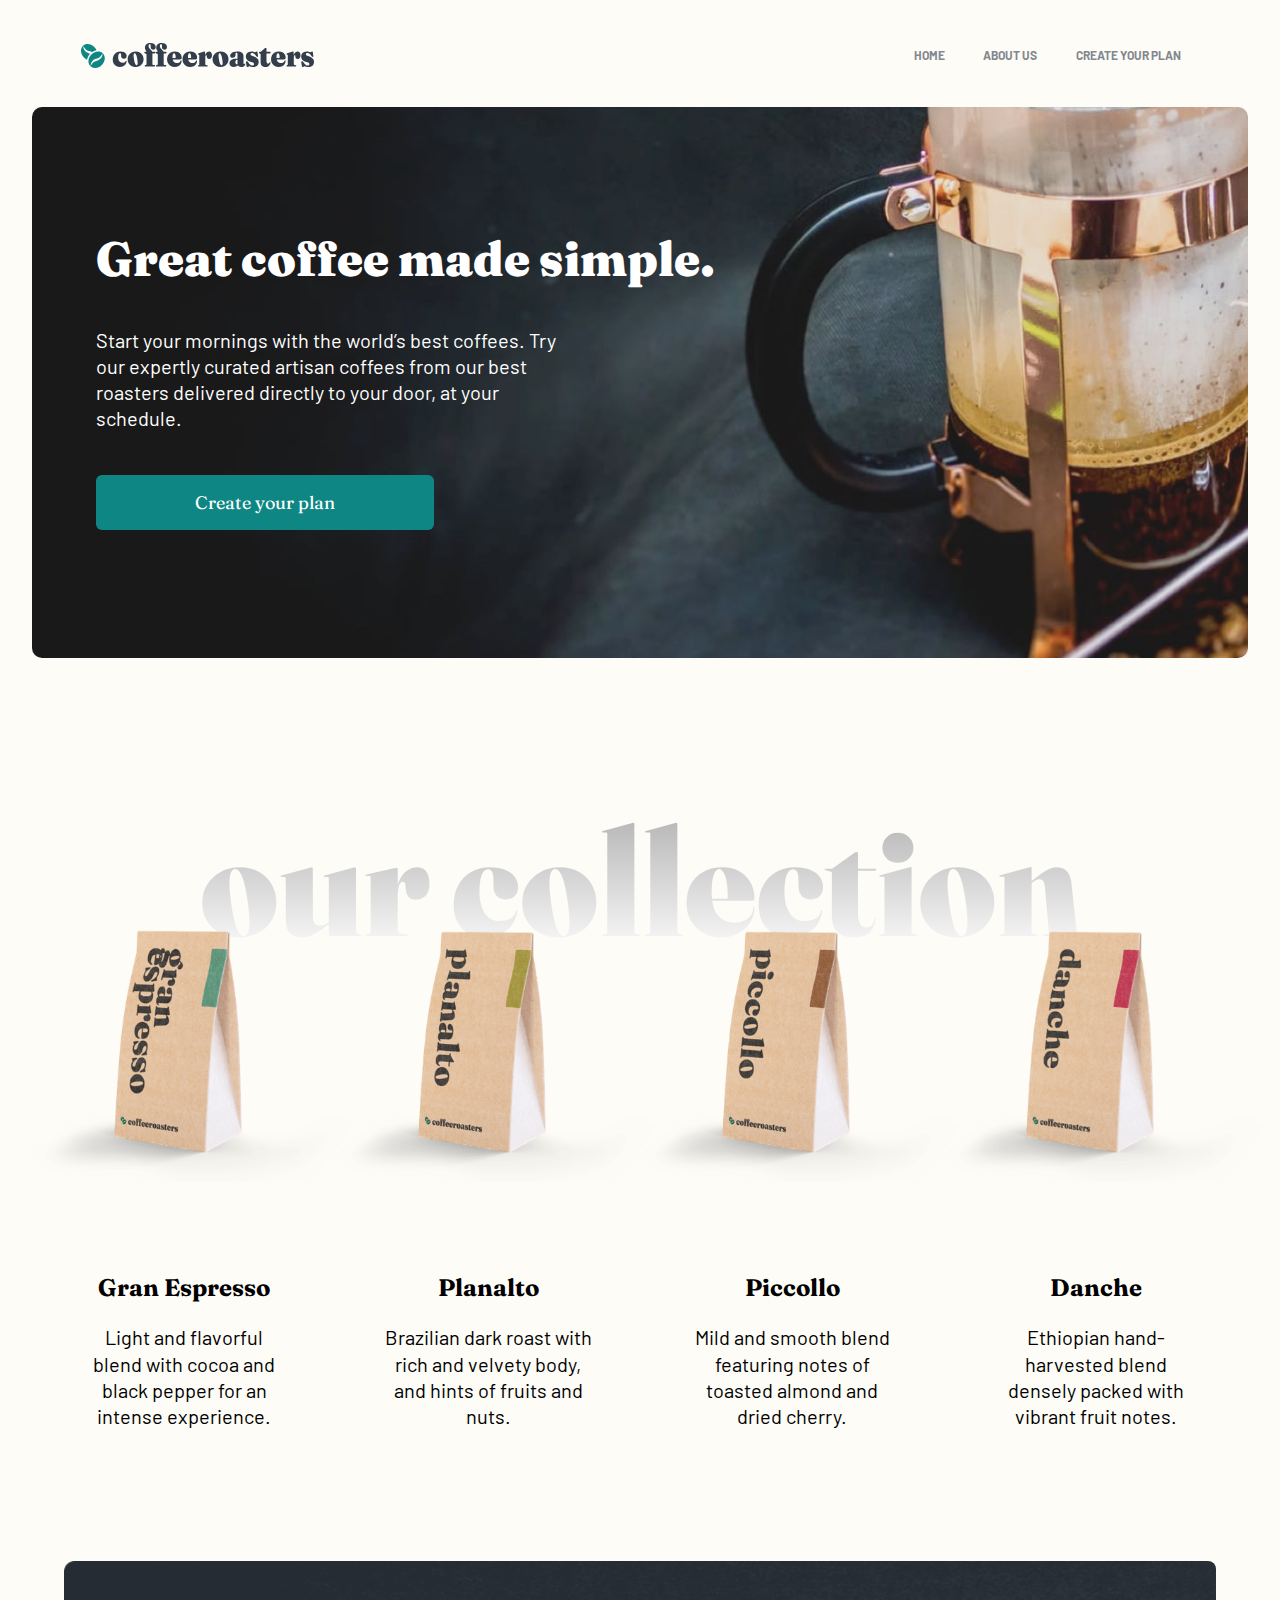
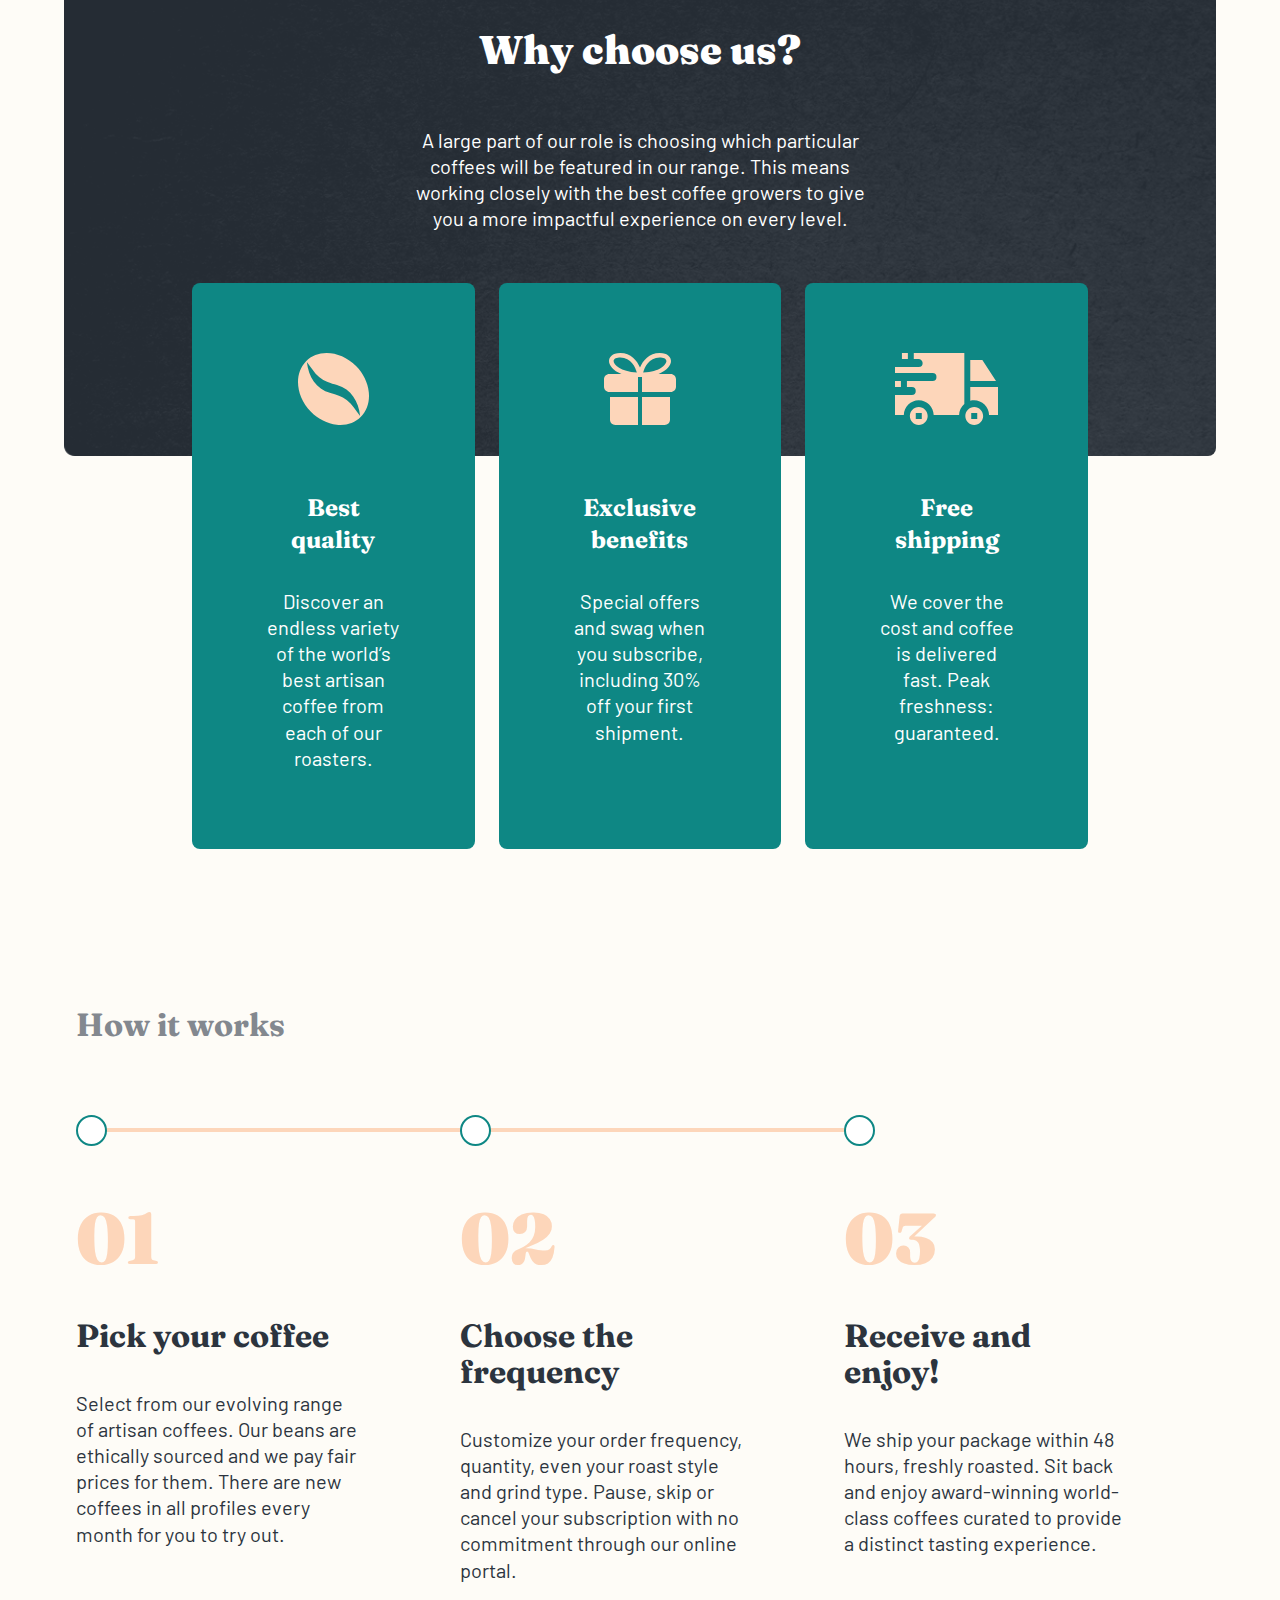
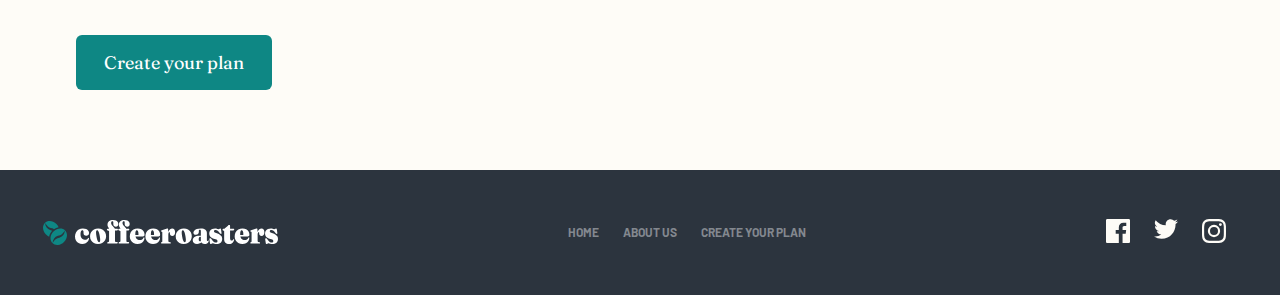
<file: index.html>
<!DOCTYPE html>
<html lang="en">
<head>
  <meta charset="UTF-8">
  <meta name="viewport" content="width=device-width, initial-scale=1.0">

  <link rel="icon" type="image/png" sizes="32x32" href="./assets/favicon-32x32.png">
  <link rel="preconnect" href="https://fonts.gstatic.com">
  <link href="https://fonts.googleapis.com/css2?family=Barlow&family=Fraunces&display=swap" rel="stylesheet">
  <link rel="stylesheet" href="/CSS/style.css">
  <link rel="stylesheet" href="https://cdnjs.cloudflare.com/ajax/libs/font-awesome/5.15.2/css/all.min.css" integrity="sha512-HK5fgLBL+xu6dm/Ii3z4xhlSUyZgTT9tuc/hSrtw6uzJOvgRr2a9jyxxT1ely+B+xFAmJKVSTbpM/CuL7qxO8w==" crossorigin="anonymous" />
  
  <title>Frontend Mentor | Coffeeroasters subscription site</title>
</head>
<body>

  <header>
    <nav role="navigation">
      <img src="/assets/shared/desktop/logo.svg" alt="A logo for Coffeeroasters - green beans with stylized words for Coffeeroasters" class="logo">
      <button class="hamburger" id="hamburger"><i class="fas fa-bars"></i></button>
      <ul class="nav-ul" id="nav-ul">
        <li><a href="/index.html">Home</a></li>
        <li><a href="/about.html">About us</a></li>
        <li><a href="/plan.html">Create your plan</a></li>
      </ul>
    </nav>
  </header>

  <section class="hero">
    <div class="heroContent">
      <div class="heroText">
        <h1>
          Great coffee made simple.
        </h1>
        <p>
          Start your mornings with the world’s best coffees. Try our expertly curated artisan coffees from our best roasters delivered directly to your door, at your schedule.
        </p>
      </div>
      <a class="mainButton heroButton">Create your plan</a>
    </div>
  </section>

  <section class="ourCollection">
    <h1 class="font-titleAltBig altTitleGradient">
      Our collection
    </h1>
    <div class="collectionItems_wrapper">
      <div class="collectionItem">
        <img src="/assets/home/desktop/image-gran-espresso.png" alt="">
        <div class="item-textWrap">
          <h4>
            Gran Espresso
          </h4>
          <p>
            Light and flavorful blend with cocoa and black pepper for an intense experience.
          </p>
        </div>
      </div>      
        <div class="collectionItem">
          <img src="/assets/home/desktop/image-planalto.png" alt="">
          <div class="item-textWrap">
            <h4>
              Planalto
            </h4>
            <p>
              Brazilian dark roast with rich and velvety body, and hints of fruits and nuts.
            </p>
          </div>
        </div>
        <div class="collectionItem">
          <img src="/assets/home/desktop/image-piccollo.png" alt="">
          <div class="item-textWrap">
            <h4>
              Piccollo
            </h4>
            <p>
              Mild and smooth blend featuring notes of toasted almond and dried cherry.
            </p>
          </div>
        </div>    
        <div class="collectionItem">
          <img src="/assets/home/desktop/image-danche.png" alt="">
          <div class="item-textWrap">
            <h4>
              Danche
            </h4>
            <p>
              Ethiopian hand-harvested blend densely packed with vibrant fruit notes.
            </p>
          </div>
        </div>
    </div>
  </section>

  <section class="whyUs">
    <div class="whyUsDetails_bg"></div>
      <div class="whyUsDetails">
        <h2>
          Why choose us?
        </h2>
        <p>
          A large part of our role is choosing which particular coffees will be featured
          in our range. This means working closely with the best coffee growers to give
          you a more impactful experience on every level.
        </p>
      </div>
      
  
    <div class="cardWrapper">
      <div class="cardItem">
        <img src="/assets/home/desktop/icon-coffee-bean.svg" alt="">
        <div class="cardItem-textWrap">
          <h4>
            Best quality
          </h4>
          <p>
            Discover an endless variety of the world’s best artisan coffee from each of our roasters.
          </p>
        </div>
      </div>
    
      <div class="cardItem">
        <img src="/assets/home/desktop/icon-gift.svg" alt="">
        <div class="cardItem-textWrap">
          <h4>
            Exclusive benefits
          </h4>
          <p>
            Special offers and swag when you subscribe, including 30% off your first shipment.
          </p>
        </div>
      </div>
    
      <div class="cardItem">
        <img class="truckImg" src="/assets/home/desktop/icon-truck.svg" alt="">
        <div class="cardItem-textWrap">
          <h4>
            Free shipping
          </h4>
          <p>
            We cover the cost and coffee is delivered fast. Peak freshness: guaranteed.
          </p>
        </div>
      </div>
    </div>
  </section>

  <section class="howItWorks">
    <h4>
      How it works
    </h4>
    
    <div class="howItWorksWrapper">
      <div class="howItWorksItem">
        <div class="accentLine --start"></div>
        <div class="accentCircle"></div>
          <h2>
            01
          </h2>
          <h3>
            Pick your coffee
          </h3>
          <p>
            Select from our evolving range of artisan coffees. Our beans are ethically 
            sourced and we pay fair prices for them. There are new coffees in all profiles 
            every month for you to try out.
          </p>
        </div>
      
        <div class="howItWorksItem">
          <div class="accentLine --middle"></div>
          <div class="accentCircle"></div>
          <h2>
            02
          </h2>
          <h3>
            Choose the frequency
          </h3>
          <p>
            Customize your order frequency, quantity, even your roast style and grind type. 
            Pause, skip or cancel your subscription with no commitment through our online portal.
          </p>
        </div>
      
        <div class="howItWorksItem">
          <div class="accentLine --end"></div>
          <div class="accentCircle"></div>
          <h2>
            03
          </h2>
          <h3>
            Receive and enjoy!
          </h3>
          <p>
            We ship your package within 48 hours, freshly roasted. Sit back and enjoy award-winning world-class coffees curated to provide a distinct tasting experience.
          </p>
        </div>
    </div>
    <a class="mainButton" href="/plan.html">Create your plan</a>
  </section>

  <footer>
    <div class="footerWrapper">
      <img class="footerLogo" src="/assets/shared/desktop/logo-white.svg" alt="A logo for Coffeeroasters - green beans with stylized words for Coffeeroasters" class="logo">
      <div>
        <ul  class="footerNavLinks">
          <li><a href="/index.html">Home</a></li>
          <li><a href="/about.html">About us</a></li>
          <li><a href="/plan.html">Create your plan</a></li>
        </ul>
      </div>
      <div>
        <ul class="socialLinks">
          <li>
            <a href="#"><svg xmlns="http://www.w3.org/2000/svg" width="24" height="24"><path d="M22.675 0H1.325C.593 0 0 .593 0 1.325v21.351C0 23.407.593 24 1.325 24H12.82v-9.294H9.692v-3.622h3.128V8.413c0-3.1 1.893-4.788 4.659-4.788 1.325 0 2.463.099 2.795.143v3.24l-1.918.001c-1.504 0-1.795.715-1.795 1.763v2.313h3.587l-.467 3.622h-3.12V24h6.116c.73 0 1.323-.593 1.323-1.325V1.325C24 .593 23.407 0 22.675 0z"/></svg>
            </a>
          </li>
          <li>
            <a href="#"><svg xmlns="http://www.w3.org/2000/svg" width="24" height="20"><path d="M24 2.557a9.83 9.83 0 01-2.828.775A4.932 4.932 0 0023.337.608a9.864 9.864 0 01-3.127 1.195A4.916 4.916 0 0016.616.248c-3.179 0-5.515 2.966-4.797 6.045A13.978 13.978 0 011.671 1.149a4.93 4.93 0 001.523 6.574 4.903 4.903 0 01-2.229-.616c-.054 2.281 1.581 4.415 3.949 4.89a4.935 4.935 0 01-2.224.084 4.928 4.928 0 004.6 3.419A9.9 9.9 0 010 17.54a13.94 13.94 0 007.548 2.212c9.142 0 14.307-7.721 13.995-14.646A10.025 10.025 0 0024 2.557z"/></svg>
            </a>
          </li>
          <li>
            <a href="#"><svg xmlns="http://www.w3.org/2000/svg" width="24" height="24"><path d="M12 2.163c3.204 0 3.584.012 4.85.07 3.252.148 4.771 1.691 4.919 4.919.058 1.265.069 1.645.069 4.849 0 3.205-.012 3.584-.069 4.849-.149 3.225-1.664 4.771-4.919 4.919-1.266.058-1.644.07-4.85.07-3.204 0-3.584-.012-4.849-.07-3.26-.149-4.771-1.699-4.919-4.92-.058-1.265-.07-1.644-.07-4.849 0-3.204.013-3.583.07-4.849.149-3.227 1.664-4.771 4.919-4.919 1.266-.057 1.645-.069 4.849-.069zM12 0C8.741 0 8.333.014 7.053.072 2.695.272.273 2.69.073 7.052.014 8.333 0 8.741 0 12c0 3.259.014 3.668.072 4.948.2 4.358 2.618 6.78 6.98 6.98C8.333 23.986 8.741 24 12 24c3.259 0 3.668-.014 4.948-.072 4.354-.2 6.782-2.618 6.979-6.98.059-1.28.073-1.689.073-4.948 0-3.259-.014-3.667-.072-4.947-.196-4.354-2.617-6.78-6.979-6.98C15.668.014 15.259 0 12 0zm0 5.838a6.162 6.162 0 100 12.324 6.162 6.162 0 000-12.324zM12 16a4 4 0 110-8 4 4 0 010 8zm6.406-11.845a1.44 1.44 0 100 2.881 1.44 1.44 0 000-2.881z"/></svg></a>
          </li>
        </ul>
      </div>
    </div>
  </footer>
  <script src="script.js"></script>
</body>
</html>
</file>
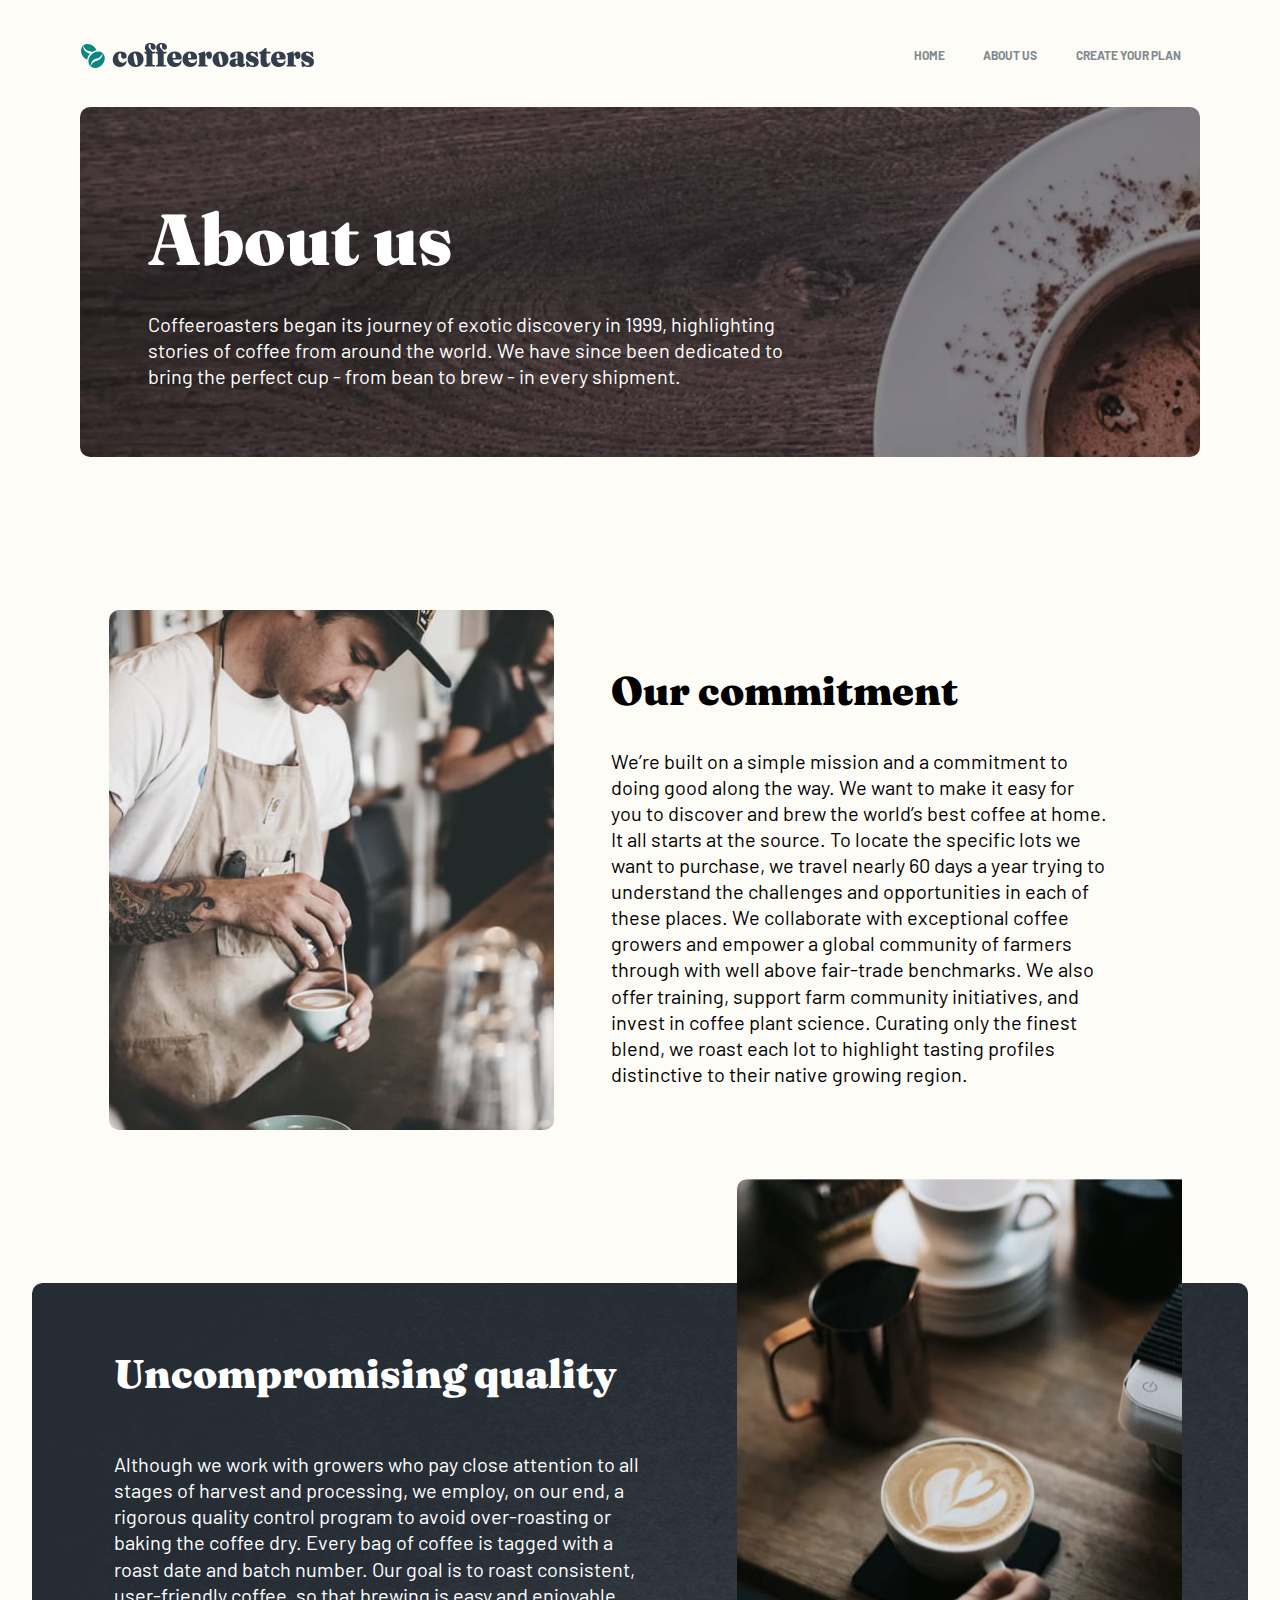
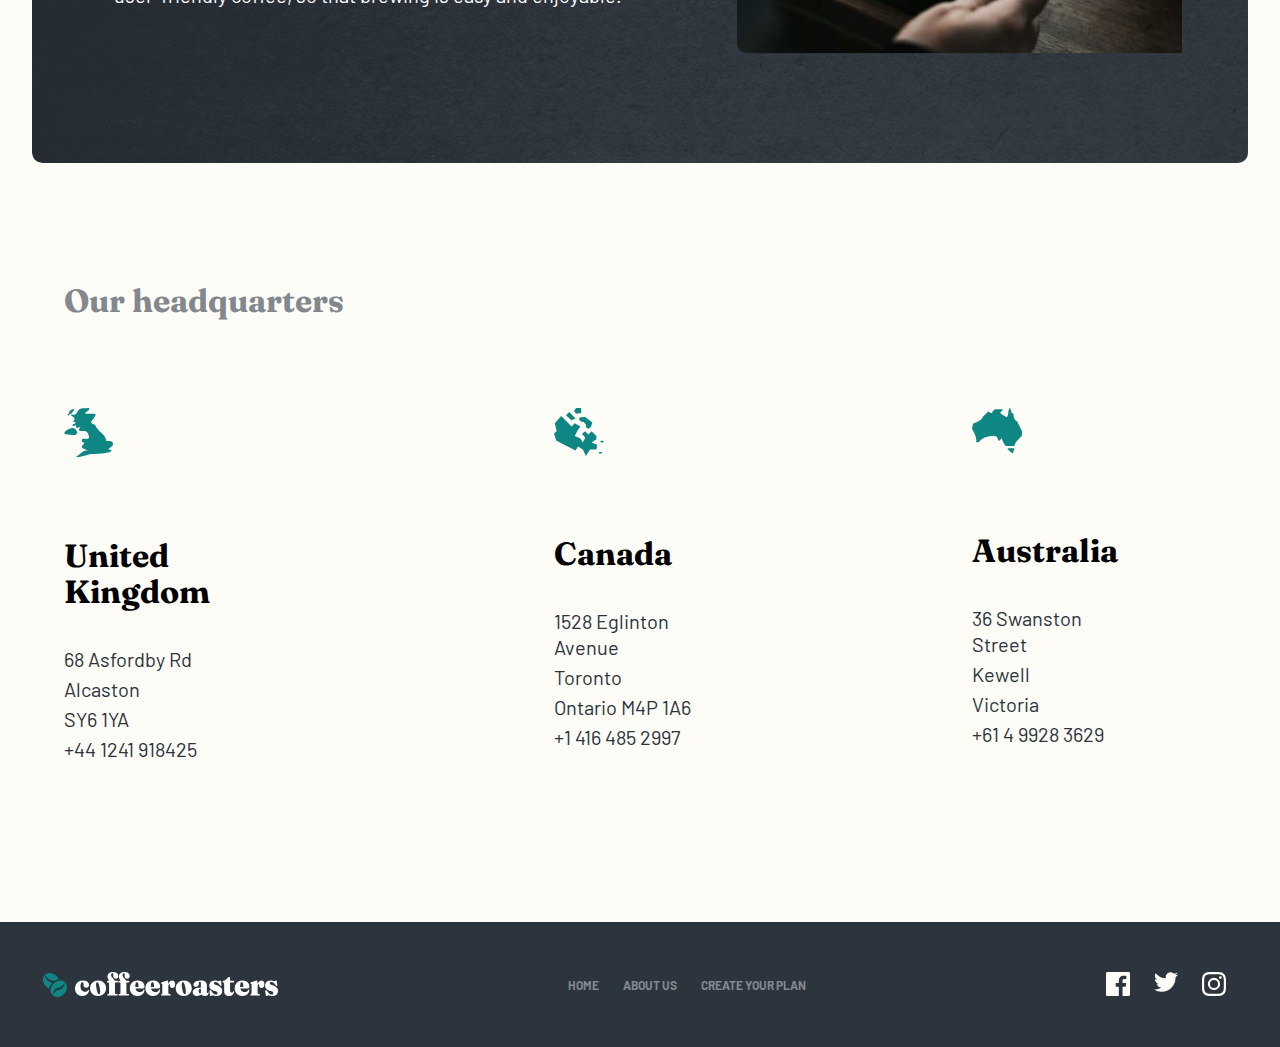
<file: about.html>
<!DOCTYPE html>
<html lang="en">

<head>
  <meta charset="UTF-8">
  <meta name="viewport" content="width=device-width, initial-scale=1.0">

  <link rel="icon" type="image/png" sizes="32x32" href="./assets/favicon-32x32.png">
  <link rel="preconnect" href="https://fonts.gstatic.com">
  <link href="https://fonts.googleapis.com/css2?family=Barlow&family=Fraunces&display=swap" rel="stylesheet">
  <link rel="stylesheet" href="/CSS/style.css">
  <link rel="stylesheet" href="https://cdnjs.cloudflare.com/ajax/libs/font-awesome/5.15.2/css/all.min.css" integrity="sha512-HK5fgLBL+xu6dm/Ii3z4xhlSUyZgTT9tuc/hSrtw6uzJOvgRr2a9jyxxT1ely+B+xFAmJKVSTbpM/CuL7qxO8w==" crossorigin="anonymous" />

  <title>Frontend Mentor | Coffeeroasters subscription site</title>
</head>

<body>
  <header>
    <nav role="navigation">
      <img src="/assets/shared/desktop/logo.svg" alt="A logo for Coffeeroasters - green beans with stylized words for Coffeeroasters" class="logo">
      <button class="hamburger" id="hamburger"><i class="fas fa-bars"></i></button>
      <ul class="nav-ul" id="nav-ul">
        <li><a href="/index.html">Home</a></li>
        <li><a href="/about.html">About us</a></li>
        <li><a href="/plan.html">Create your plan</a></li>
      </ul>
    </nav>
  </header>

  <section class="about_hero">
      <div class="about_heroText">
        <h1>
          About us
        </h1>
        <p>
          Coffeeroasters began its journey of exotic discovery in 1999, highlighting stories of coffee from around the world. We have since been dedicated to bring the perfect cup - from bean to brew - in every shipment.
        </p>
      </div>
  </section>
  
  
  <section class="commitment">
    <img class="desktopImg" src="/assets/about/desktop/image-commitment.jpg" alt="An image of a moustached man pouring steamed milk into a small coffee cup.">
    <img class="mobileImg" src="/assets/about/mobile/image-commitment.jpg" alt="An image of a moustached man pouring steamed milk into a small coffee cup.">
    <img class="tabletImg" src="/assets/about/tablet/image-commitment.jpg" alt="An image of a moustached man pouring steamed milk into a small coffee cup.">
    <div class="commitment_text">
      <h2>Our commitment</h2>
      <p>
        We’re built on a simple mission and a commitment to doing good along the way. We want to make it easy for you to discover and brew the world’s best coffee at home. It all starts at the source. To locate the specific lots we want to purchase, we travel nearly 60 days a year trying to understand the challenges and opportunities in each of these places. We collaborate with exceptional coffee growers and empower a global community of farmers through with well above fair-trade benchmarks. We also offer training, support farm community
        initiatives, and invest in coffee plant science. Curating only the finest blend, we roast each lot to highlight tasting profiles distinctive to their native growing region.
      </p>
    </div>
  </section>
  
  <section class="quality">
      <div class="quality_wrapper">
        <div class="quality_text">
          <h2>Uncompromising quality</h2>
          <p>Although we work with growers who pay close attention to all stages of harvest and processing, we employ, on our end, a rigorous quality control program to avoid over-roasting or baking the coffee dry. Every bag of coffee is tagged with a roast date and batch number. Our goal is to roast consistent, user-friendly coffee, so that brewing is easy and enjoyable.</p>
        </div>
        <img class="desktopImg" src="/assets/about/desktop/image-quality.jpg" alt="A moody image of a person holding a latte with a foam design on a wooden table with other coffee essentials.">
        <img class="tabletImg" src="/assets/about/tablet/image-quality.jpg" alt="A moody image of a person holding a latte with a foam design on a wooden table with other coffee essentials.">
        <img class="mobileImg" src="/assets/about/mobile/image-quality.jpg" alt="A moody image of a person holding a latte with a foam design on a wooden table with other coffee essentials.">
      </div>
    
  </section> 

  <section class="headquarters">
    <h4>Our headquarters</h4>
    <div class="headquarters_wrapper">
      <div class="region">
        <img src="/assets/about/desktop/illustration-uk.svg" alt="A drawing of the shape of the UK">
        <h3>United Kingdom</h3>
        <p>68 Asfordby Rd</p>
        <p>Alcaston</p>
        <p>SY6 1YA</p>
        <p>+44 1241 918425</p>
      </div>
      <div class="region">
        <img src="/assets/about/desktop/illustration-canada.svg" alt="A drawing of the shape of Canada">
        <h3>Canada</h3>
        <p>1528 Eglinton Avenue</p>
        <p>Toronto</p>
        <p>Ontario M4P 1A6</p>
        <p>+1 416 485 2997</p>
      </div>
      <div class="region">
        <img src="/assets/about/desktop/illustration-australia.svg" alt="A drawing of the shape of Australia">
        <h3>Australia</h3>
        <p>36 Swanston Street</p>
        <p>Kewell</p>
        <p>Victoria</p>
        <p>+61 4 9928 3629</p>
      </div>
    </div>
  </section>

  <footer>
    <div class="footerWrapper">
      <img class="footerLogo" src="/assets/shared/desktop/logo-white.svg" alt="A logo for Coffeeroasters - green beans with stylized words for Coffeeroasters" class="logo">
      <div >
        <ul class="footerNavLinks">
          <li><a href="/index.html">Home</a></li>
          <li><a href="/about.html">About us</a></li>
          <li><a href="plan.html">Create your plan</a></li>
        </ul>
      </div>
      <div>
        <ul class="socialLinks">
          <li>
            <a href="#"><img src="/assets/shared/desktop/icon-facebook.svg" alt=""></a>
          </li>
          <li>
            <a href="#"><img src="/assets/shared/desktop/icon-twitter.svg" alt=""></a>
          </li>
          <li>
            <a href="#"><img src="/assets/shared/desktop/icon-instagram.svg" alt=""></a>
          </li>
        </ul>
      </div>
    </div>
  </footer>
  <script src="script.js"></script>
</body>

</html>
</file>
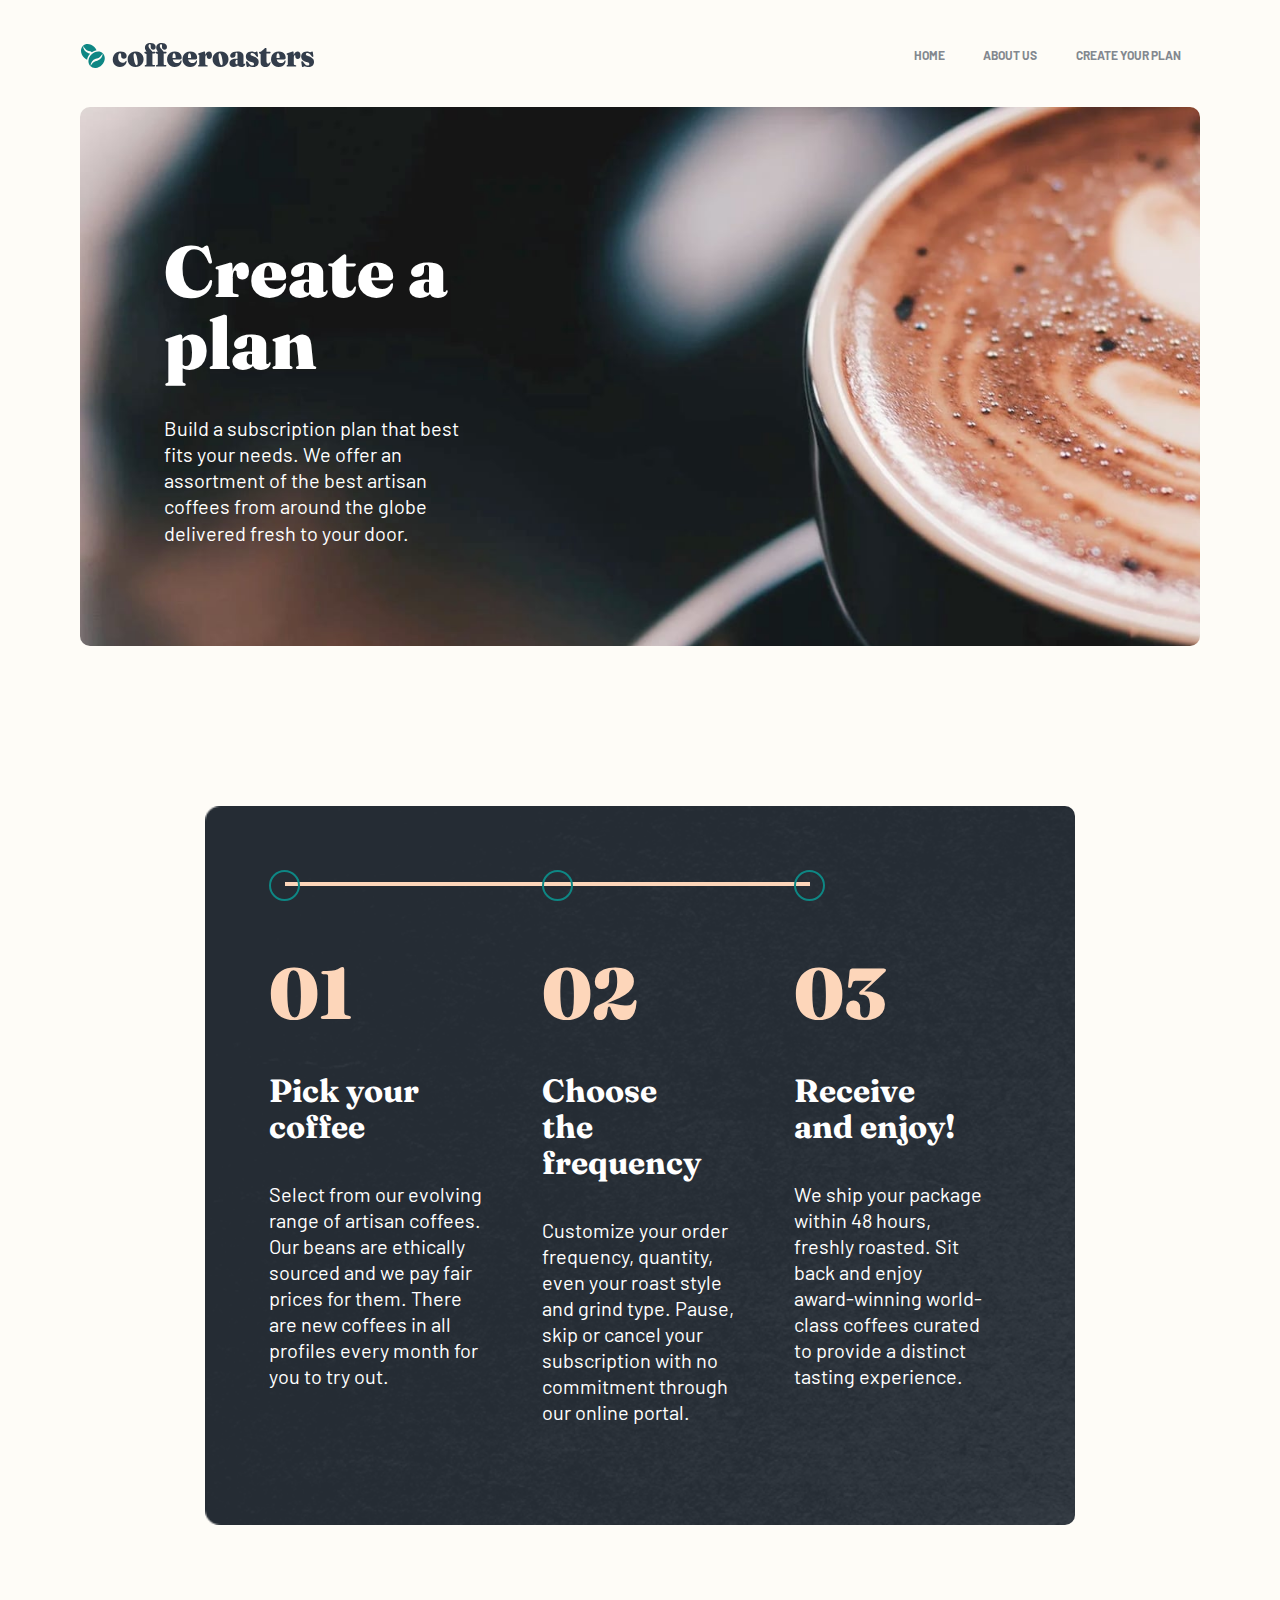
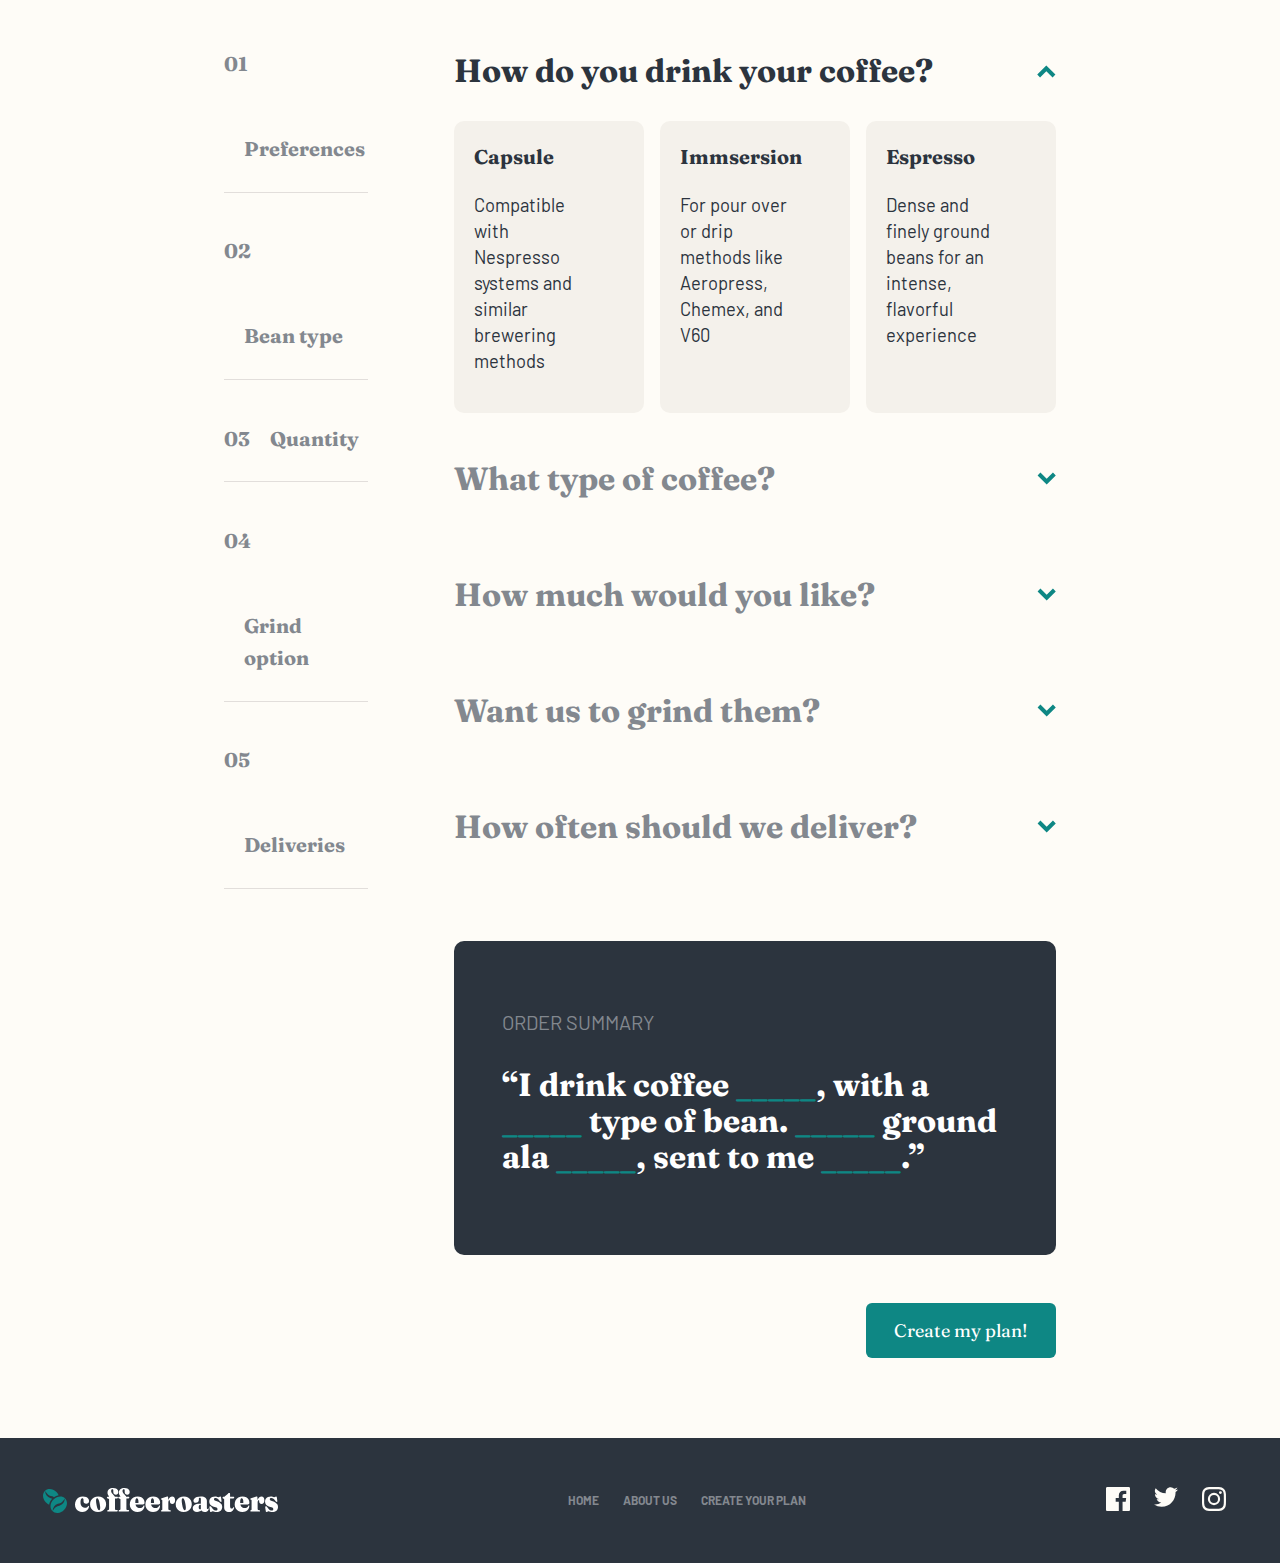
<file: plan.html>
<head>
  <meta charset="UTF-8">
  <meta name="viewport" content="width=device-width, initial-scale=1.0">

  <link rel="icon" type="image/png" sizes="32x32" href="./assets/favicon-32x32.png">
  <link rel="preconnect" href="https://fonts.gstatic.com">
  <link href="https://fonts.googleapis.com/css2?family=Barlow&family=Fraunces&display=swap" rel="stylesheet">
  <link rel="stylesheet" href="/CSS/style.css">
  <link rel="stylesheet" href="https://cdnjs.cloudflare.com/ajax/libs/font-awesome/5.15.2/css/all.min.css" integrity="sha512-HK5fgLBL+xu6dm/Ii3z4xhlSUyZgTT9tuc/hSrtw6uzJOvgRr2a9jyxxT1ely+B+xFAmJKVSTbpM/CuL7qxO8w==" crossorigin="anonymous" />


  <title>Frontend Mentor | Coffeeroasters subscription site</title>
</head>

<body>
  <header>
    <nav role="navigation">
      <img src="/assets/shared/desktop/logo.svg" alt="A logo for Coffeeroasters - green beans with stylized words for Coffeeroasters" class="logo">
      <button class="hamburger" id="hamburger"><i class="fas fa-bars"></i></button>
      <ul class="nav-ul" id="nav-ul">
        <li><a href="/index.html">Home</a></li>
        <li><a href="/about.html">About us</a></li>
        <li><a href="/plan.html">Create your plan</a></li>
      </ul>
    </nav>
  </header>

  <section class="plan_hero">
      <div class="plan_heroText">
        <h1>
          Create a plan
        </h1>
        <p>
          Build a subscription plan that best fits your needs. We offer an assortment of the best artisan coffees from around the globe delivered fresh to your door.
        </p>
      </div>
  </section>

  <section class="howItWorks_dark">
    <div class="howItWorksWrapper">
      <div class="howItWorksItem_dark">
        <div class="accentLine --start"></div>
        <div class="accentCircle_dark"></div>
          <h2>
            01
          </h2>
          <h3>
            Pick your coffee
          </h3>
          <p>
            Select from our evolving range of artisan coffees. Our beans are ethically sourced and we pay fair prices for them. There are new coffees in all profiles every month for you to try out.
          </p>
        </div>
      
        <div class="howItWorksItem_dark">
          <div class="accentLine --middle"></div>
          <div class="accentCircle_dark"></div>
          <h2>
            02
          </h2>
          <h3>
            Choose the frequency
          </h3>
          <p>
            Customize your order frequency, quantity, even your roast style and grind type. Pause, skip or cancel your subscription with no commitment through our online portal.
          </p>
        </div>
      
        <div class="howItWorksItem_dark">
          <div class="accentLine --end"></div>
          <div class="accentCircle_dark"></div>
          <h2>
            03
          </h2>
          <h3>
            Receive and enjoy!
          </h3>
          <p>
            We ship your package within 48 hours, freshly roasted. Sit back and enjoy award-winning world-class coffees curated to provide a distinct tasting experience.
          </p>
        </div>
    </div>
  </section>

  <div class="coffee_plan_section">
    <aside class="plan_stage">
      <div class="plan_stage_item" aria-labelledby="parent_how">
        <h4 class="plan_num">01</h4>
        <h4 class="plan_stage_name">Preferences</h4>
      </div>
      <div class="plan_stage_item" aria-labelledby="parent_type">
        <h4 class="plan_num">02</h4>
        <h4 class="plan_stage_name">Bean type</h4>
      </div>
      <div class="plan_stage_item" aria-labelledby="parent_quantity">
        <h4 class="plan_num">03</h4>
        <h4 class="plan_stage_name">Quantity</h4>
      </div>
      <div class="plan_stage_item" aria-labelledby="parent_grindIt">
        <h4 class="plan_num">04</h4>
        <h4 class="plan_stage_name">Grind option</h4>
      </div>
      <div class="plan_stage_item" aria-labelledby="parent_shipping">
        <h4 class="plan_num">05</h4>
        <h4 class="plan_stage_name">Deliveries</h4>
      </div>
    </aside>

    <section class="plan_picker tabs" aria-label="Coffee Plan Question">

    <div class="plan_picker_item" aria-selected="true" id="parent_how" >
      <div class="plan_picker_question">
        <div class="plan_picker_btn">
          <h3>How do you drink your coffee?</h3>
          <span class="arrow"><img src="/assets/plan/desktop/icon-arrow.svg" alt="a green arrow"></span>
        </div>
      </div>
      <div class="plan_item_group" id="parent_how">
        <div class="plan_item_option">
          <h4>Capsule</h4>
          <p>Compatible with Nespresso systems and similar brewering methods</p>
        </div>
        <div class="plan_item_option">
          <h4>Immsersion</h4>
          <p>For pour over or drip methods like Aeropress, Chemex, and V60</p>
        </div>
        <div class="plan_item_option">
          <h4>Espresso</h4>
          <p>Dense and finely ground beans for an intense, flavorful experience</p>
        </div>
      </div>
    </div>

    <div class="plan_picker_item" aria-selected="false" id="parent_type">
      <div class="plan_picker_question">
        <div class="plan_picker_btn">
          <h3>What type of coffee?</h3>
          <span class="arrow"><img src="/assets/plan/desktop/icon-arrow.svg" alt="a green arrow"></span>
        </div>
      </div>
      <div class="plan_item_group" id="parent_type">
        <div class="plan_item_option">
          <h4>Single origin</h4>
          <p>Distinct flavor, high quality coffee from a specific family-owned farm</p>
        </div>
        <div class="plan_item_option">
          <h4>Decaf</h4>
          <p>Just like regular coffee, except the caffeine has been removed</p>
        </div>
        <div class="plan_item_option">
          <h4>Blended</h4>
          <p>Combination of two or three dark roasted beans of organic coffees</p>
        </div>
      </div>
    </div>

    <div class="plan_picker_item" aria-selected="false"id="parent_quantity">
      <div class="plan_picker_question">
        <div class="plan_picker_btn">
          <h3>How much would you like?</h3>
          <span class="arrow"><img src="/assets/plan/desktop/icon-arrow.svg" alt="a green arrow"></span>
        </div>
      </div>
      <div class="plan_item_group" id="parent_quantity">
        <div class="plan_item_option">
          <h4>250g</h4>
          <p>Perfect for the solo drinker. Yields about 12 delicious cups.</p>
        </div>
        <div class="plan_item_option">
          <h4>500g</h4>
          <p>Perfect option for a couple. Yields about 40 delectable cups.</p>
        </div>
        <div class="plan_item_option">
          <h4>1000g</h4>
          <p>Perfect for offices and events. Yields about 90 delightful cups.</p>
        </div>
      </div>
    </div>

    <div class="plan_picker_item" aria-selected="false" id="parent_grintIt">
      <div class="plan_picker_question">
        <div class="plan_picker_btn">
          <h3>Want us to grind them?</h3>
          <span class="arrow"><img src="/assets/plan/desktop/icon-arrow.svg" alt="a green arrow"></span>
        </div>
      </div>
      <div class="plan_item_group" id="parent_grindIt">
        <div class="plan_item_option">
          <h4>Wholebean</h4>
          <p>Best choice if you cherish the full sensory experience</p>
        </div>
        <div class="plan_item_option">
          <h4>Immsersion</h4>
          <p>For drip or pour-over coffee methods such as V60 or Aeropress</p>
        </div>
        <div class="plan_item_option">
          <h4>Cafetiére</h4>
          <p>Course ground beans specially suited for french press coffee</p>
        </div>
      </div>
    </div>

    <div class="plan_picker_item" aria-selected="false" id="parent_shipping">
      <div class="plan_picker_question">
        <div class="plan_picker_btn">
          <h3>How often should we deliver?</h3>
          <span class="arrow"><img src="/assets/plan/desktop/icon-arrow.svg" alt="a green arrow"></span>
        </div>
      </div>
      <div class="plan_item_group" id="parent_shipping">
        <div class="plan_item_option">
          <h4>Every week</h4>
          <p>$14.00 per shipment. Includes free first-class shipping.</p>
        </div>
        <div class="plan_item_option">
          <h4>Every 2 weeks</h4>
          <p>$17.25 per shipment. Includes free priority shipping.</p>
        </div>
        <div class="plan_item_option">
          <h4>Every month</h4>
          <p>$22.50 per shipment. Includes free priority shipping.</p>
        </div>
      </div>
    </div>
    <div class="order_summary">
      <div class="order_summary_item">
        <p class="summary_title_caps">Order Summary</p>
        <h3 id="orderSummary">
          “I drink coffee <span id="howSelection">_____</span>, with a <span id="typeSelection">_____</span> type of bean. <span id="quantitySelection">_____</span> ground ala <span id="grindSelection">_____</span>,
          sent to me <span id="shippingSelection">_____</span>.”
        </h3>
      </div>
      <button class="mainButton">Create my plan!</button>
    </div>
    </section>
  </div>

  

  <!-- Modal -->
  <aside class="modal">
    <div class="modal-content">
      <div class="modalTitle">
        <h2>Order Summary</h2>
      </div>
      <h3>
        “I drink coffee _____, with a _____ type of bean. _____ ground ala _____,
        sent to me _____.”
      </h3>
      <p>Is this correct? You can proceed to checkout or go back to plan selection if something is off. Subscription discount codes can also be redeemed at the checkout.</p>
      <div class="modal-results">
        <p> $_____/month</p>
        <a href="#" class="mainButton">Checkout</a>
      </div>
    </div>
  </aside>
  <!-- End modal -->

  <footer>
    <div class="footerWrapper">
      <img class="footerLogo" src="/assets/shared/desktop/logo-white.svg" alt="A logo for Coffeeroasters - green beans with stylized words for Coffeeroasters" class="logo">
      <div>
        <ul  class="footerNavLinks">
          <li><a href="/index.html">Home</a></li>
          <li><a href="/about.html">About us</a></li>
          <li><a href="/plan.html">Create your plan</a></li>
        </ul>
      </div>
      <div>
        <ul class="socialLinks">
          <li>
            <a href="#"><img src="/assets/shared/desktop/icon-facebook.svg" alt=""></a>
          </li>
          <li>
            <a href="#"><img src="/assets/shared/desktop/icon-twitter.svg" alt=""></a>
          </li>
          <li>
            <a href="#"><img src="/assets/shared/desktop/icon-instagram.svg" alt=""></a>
          </li>
        </ul>
      </div>
    </div>
  </footer>
  <script src="script.js"></script>
</body>

</html>
</file>
<file: CSS/style.css>
html {
  font-size: 100%;
  -webkit-box-sizing: border-box;
          box-sizing: border-box;
}

*, *::before, *::after {
  -webkit-box-sizing: inherit;
          box-sizing: inherit;
}

body {
  margin: 0;
  padding: 0;
  background-color: #fefcf7;
  font-family: 'Barlow', sans-serif;
  font-family: 'Fraunces', serif;
}

body .font-titleAltBig {
  font-family: 'Fraunces', serif;
  font-size: 9.37rem;
  line-height: 4.5rem;
  font-weight: 900;
}

body h1 {
  font-family: "Fraunces", serif;
  font-size: 4.5rem;
  line-height: 4.5rem;
  font-weight: 900;
}

body h2 {
  font-family: "Fraunces", serif;
  font-size: 2.5rem;
  line-height: 3rem;
  font-weight: 900;
}

body h3 {
  font-family: "Fraunces", serif;
  font-size: 2rem;
  line-height: 2.25rem;
}

body h4 {
  font-family: "Fraunces", serif;
  font-size: 1.5rem;
  line-height: 2rem;
}

body p {
  font-family: "Barlow", sans-serif;
  font-size: 1.25rem;
  line-height: 1.63rem;
  font-weight: normal;
}

.mainButton {
  color: white;
  font-family: "Fraunces", serif;
  font-size: 1.125rem;
  background-color: #0e8784;
  border-radius: 6px;
  border: none;
  padding: 1rem 1.75rem;
  cursor: pointer;
  text-decoration: none;
  text-align: center;
}

.mainButton:hover {
  background-color: #66D2CF;
}

.mainButton:disabled {
  background-color: #E2DEDB;
}

@media screen and (max-width: 698px) {
  .mainButton {
    padding: 1rem 1.75rem;
    cursor: pointer;
    text-decoration: none;
  }
}

.hero {
  background-image: url(/assets/home/desktop/image-hero-coffeepress.jpg);
  background-size: 100%;
  -o-object-fit: cover;
     object-fit: cover;
  background-repeat: none;
  border-radius: 10px;
  margin: 0 5rem;
}

.heroContent {
  display: -webkit-box;
  display: -ms-flexbox;
  display: flex;
  -webkit-box-orient: vertical;
  -webkit-box-direction: normal;
      -ms-flex-flow: column wrap;
          flex-flow: column wrap;
  -webkit-box-pack: center;
      -ms-flex-pack: center;
          justify-content: center;
  min-width: 40%;
  max-width: 75%;
  padding: 8rem 5rem;
}

.heroText {
  display: -webkit-box;
  display: -ms-flexbox;
  display: flex;
  -webkit-box-orient: vertical;
  -webkit-box-direction: normal;
      -ms-flex-flow: column wrap;
          flex-flow: column wrap;
  -webkit-box-pack: start;
      -ms-flex-pack: start;
          justify-content: start;
  color: white;
}

.heroText h1 {
  margin: 0;
  max-width: 50%;
}

.heroText p {
  padding: 1.5rem 0;
  max-width: 50%;
}

.heroButton {
  max-width: 30%;
}

.heroButton a {
  font-family: "Fraunces", serif;
  font-weight: 700;
}

@media screen and (min-width: 1025px) and (max-width: 1920px) {
  .hero {
    margin: 0 2rem;
    background-image: url(/assets/home/tablet/image-hero-coffeepress.jpg);
    background-repeat: none;
    background-size: cover;
  }
  .heroContent {
    max-width: 90%;
    padding: 8rem 4rem;
  }
  .heroText h1 {
    font-size: 3rem;
    max-width: 70%;
    line-height: 3rem;
  }
  .heroText p {
    max-width: 50%;
  }
  .heroButton {
    margin-top: 0;
    max-width: 35%;
  }
}

@media screen and (min-width: 699px) and (max-width: 1024px) {
  .hero {
    margin: 0 2rem;
    background-image: url(/assets/home/tablet/image-hero-coffeepress.jpg);
    background-repeat: none;
    background-size: cover;
  }
  .heroContent {
    max-width: 75%;
    padding: 3rem 2rem;
  }
  .heroText h1 {
    font-size: 3rem;
    max-width: 80%;
    line-height: 3rem;
  }
  .heroText p {
    max-width: 85%;
  }
  .heroButton {
    margin-top: 0;
    max-width: 55%;
  }
}

@media screen and (max-width: 698px) {
  .hero {
    margin: 0 1.5rem;
    padding: 3rem 0;
    background-image: -webkit-gradient(linear, left top, left bottom, from(rgba(0, 0, 0, 0.2)), to(rgba(0, 0, 0, 0.2))), url(/assets/home/mobile/image-hero-coffeepress.jpg);
    background-image: linear-gradient(to bottom, rgba(0, 0, 0, 0.2), rgba(0, 0, 0, 0.2)), url(/assets/home/mobile/image-hero-coffeepress.jpg);
    background-repeat: none;
    background-size: cover;
  }
  .heroContent {
    max-width: 100%;
    padding-bottom: 1rem;
    -webkit-box-pack: center;
        -ms-flex-pack: center;
            justify-content: center;
    -webkit-box-align: center;
        -ms-flex-align: center;
            align-items: center;
    padding: 1rem;
  }
  .heroText {
    margin: 0 1.25rem 1rem;
    -webkit-box-pack: center;
        -ms-flex-pack: center;
            justify-content: center;
    -ms-flex-line-pack: center;
        align-content: center;
    text-align: center;
  }
  .heroText h1 {
    font-size: 4rem;
    line-height: 4.5rem;
    min-width: 100%;
    margin-bottom: 2rem;
  }
  .heroText p {
    font-size: 1.25rem;
    line-height: 2rem;
    margin-top: 0;
    min-width: 100%;
  }
  .heroButton {
    text-align: center;
    max-width: 75%;
    margin-top: 1rem;
    font-size: 1rem;
    margin: 0 2rem;
  }
}

.hamburger {
  background-color: transparent;
  border: 0;
  color: #2C343E;
  font-size: 1.25rem;
  cursor: pointer;
  display: none;
}

.hamburger:focus {
  outline: none;
}

header {
  margin: 2.25rem 5rem 2rem 5rem;
}

nav {
  display: -webkit-box;
  display: -ms-flexbox;
  display: flex;
  -webkit-box-orient: horizontal;
  -webkit-box-direction: normal;
      -ms-flex-flow: row nowrap;
          flex-flow: row nowrap;
  -webkit-box-pack: justify;
      -ms-flex-pack: justify;
          justify-content: space-between;
  -webkit-box-align: center;
      -ms-flex-align: center;
          align-items: center;
}

nav img {
  max-width: 14.68rem;
}

.nav-ul {
  display: -webkit-box;
  display: -ms-flexbox;
  display: flex;
  padding: 0;
  list-style-type: none;
  font-size: .75rem;
  font-weight: bold;
}

.nav-ul li a {
  display: inline-block;
  color: #83888f;
  text-transform: uppercase;
  font-family: "Barlow", sans-serif;
  padding: 0 1.2rem;
  text-decoration: none;
  cursor: pointer;
}

.nav-ul a:hover {
  color: #2C343E;
}

.nav-ul ul {
  position: absolute;
  padding: 0;
  display: none;
  list-style-type: none;
}

.nav-ul li:hover ul ul {
  display: none;
}

.nav-ul li:hover ul {
  display: block;
  background-color: #fefcf7;
}

.nav-ul li li:hover ul {
  display: block;
  margin-left: 1rem;
  margin-top: -2rem;
}

@media screen and (min-width: 699px) and (max-width: 1024px) {
  header {
    margin: 2.5rem;
  }
}

@media screen and (max-width: 698px) {
  header {
    margin: 1.5rem;
  }
  nav {
    -ms-flex-wrap: wrap;
        flex-wrap: wrap;
    -webkit-box-pack: justify;
        -ms-flex-pack: justify;
            justify-content: space-between;
    margin: 2.5rem 0;
  }
  nav li {
    margin-top: 1rem;
    font-size: 1.25rem;
    line-height: 2rem;
    font-weight: normal;
  }
  nav img {
    max-width: 10.2rem;
  }
  .nav-ul {
    display: none;
    width: 100%;
    -webkit-box-orient: vertical;
    -webkit-box-direction: normal;
        -ms-flex-flow: column wrap;
            flex-flow: column wrap;
    text-align: center;
    border-top: solid 1px #83888f;
  }
  .nav-ul.show {
    display: block;
    margin-top: 1rem;
  }
  .hamburger {
    display: block;
  }
}

.ourCollection {
  display: -webkit-box;
  display: -ms-flexbox;
  display: flex;
  -webkit-box-orient: vertical;
  -webkit-box-direction: normal;
      -ms-flex-flow: column nowrap;
          flex-flow: column nowrap;
  -webkit-box-align: center;
      -ms-flex-align: center;
          align-items: center;
  -webkit-box-pack: space-evenly;
      -ms-flex-pack: space-evenly;
          justify-content: space-evenly;
  gap: 1rem;
  margin: 9rem 7.5rem 7rem;
}

.ourCollection .altTitleGradient {
  background: -webkit-gradient(linear, left top, left bottom, from(#afafaf), to(#fff));
  background: linear-gradient(#afafaf, #fff);
  background-clip: text;
  -webkit-text-fill-color: transparent;
  z-index: -1;
  -ms-grid-column-align: center;
      justify-self: center;
  margin: 0 0 -3rem;
  line-height: 10rem;
  text-transform: lowercase;
}

.ourCollection .collectionItems_wrapper {
  display: -webkit-box;
  display: -ms-flexbox;
  display: flex;
  -webkit-box-orient: horizontal;
  -webkit-box-direction: normal;
      -ms-flex-flow: row nowrap;
          flex-flow: row nowrap;
  -webkit-box-pack: justify;
      -ms-flex-pack: justify;
          justify-content: space-between;
  -webkit-box-align: baseline;
      -ms-flex-align: baseline;
          align-items: baseline;
  max-width: 95vw;
}

.ourCollection .collectionItem {
  display: -webkit-box;
  display: -ms-flexbox;
  display: flex;
  -webkit-box-orient: vertical;
  -webkit-box-direction: normal;
      -ms-flex-flow: column nowrap;
          flex-flow: column nowrap;
  -webkit-box-pack: center;
      -ms-flex-pack: center;
          justify-content: center;
  -webkit-box-align: start;
      -ms-flex-align: start;
          align-items: flex-start;
  text-align: center;
  min-width: 25%;
}

.ourCollection img {
  margin-bottom: 5.63rem;
  max-width: 25vw;
}

.ourCollection h4 {
  margin: 0;
}

.ourCollection p {
  padding: 0 3rem;
}

.whyUs {
  margin: 5rem 5rem 10rem;
  color: white;
  text-align: center;
  display: -webkit-box;
  display: -ms-flexbox;
  display: flex;
  -webkit-box-orient: vertical;
  -webkit-box-direction: normal;
      -ms-flex-flow: column nowrap;
          flex-flow: column nowrap;
  -webkit-box-pack: start;
      -ms-flex-pack: start;
          justify-content: flex-start;
  -webkit-box-align: center;
      -ms-flex-align: center;
          align-items: center;
}

.whyUs .whyUsDetails_bg {
  background-image: url(/assets/about/desktop/bg-quality.png);
  background-repeat: no-repeat;
  background-size: cover;
  border-radius: 8px;
  width: 90vw;
  min-height: 55%;
  position: absolute;
  z-index: -3;
}

.whyUs .whyUsDetails {
  display: -webkit-box;
  display: -ms-flexbox;
  display: flex;
  -webkit-box-orient: vertical;
  -webkit-box-direction: normal;
      -ms-flex-flow: column wrap;
          flex-flow: column wrap;
  -webkit-box-pack: center;
      -ms-flex-pack: center;
          justify-content: center;
  padding: 2rem;
  -webkit-box-align: center;
      -ms-flex-align: center;
          align-items: center;
  z-index: -1;
}

.whyUs .whyUsDetails p {
  max-width: 45%;
}

.whyUs .cardWrapper {
  display: -ms-grid;
  display: grid;
  -ms-grid-rows: 1fr;
  -ms-grid-columns: 1fr 1fr 1fr;
      grid-template: 1fr / 1fr 1fr 1fr;
  gap: 1.5rem;
  -ms-flex-pack: distribute;
      justify-content: space-around;
  -webkit-box-align: center;
      -ms-flex-align: center;
          align-items: center;
  margin: 0 7rem;
  z-index: -1;
}

.whyUs .cardItem {
  background-color: #0e8784;
  border-radius: 8px;
  border: none;
  padding: 4.37rem 4.5rem 3.62rem 4.5rem;
  position: relative;
  height: 100%;
}

.whyUs .cardItem h4 {
  margin-top: 3.93rem;
}

.whyUs .truckImg {
  height: 72px;
  width: auto;
}

.howItWorks {
  margin: 5rem 12.8rem 6rem 12.8rem;
  position: relative;
  z-index: -1;
}

.howItWorks h4 {
  color: #83888f;
  font-size: 2rem;
}

.howItWorks_dark {
  margin: 10rem 12.8rem 6rem 12.8rem;
  padding: 2rem 4rem;
  background-image: url(/assets/about/desktop/bg-quality.png);
  background-repeat: no-repeat;
  background-size: cover;
  border-radius: 10px;
  position: relative;
  z-index: -1;
}

.howItWorksWrapper {
  display: -webkit-box;
  display: -ms-flexbox;
  display: flex;
  -webkit-box-orient: horizontal;
  -webkit-box-direction: normal;
      -ms-flex-flow: row nowrap;
          flex-flow: row nowrap;
  -webkit-box-pack: justify;
      -ms-flex-pack: justify;
          justify-content: space-between;
  gap: 4rem;
  padding: 1rem 0 3rem;
}

.howItWorksItem {
  display: -webkit-box;
  display: -ms-flexbox;
  display: flex;
  -webkit-box-orient: vertical;
  -webkit-box-direction: normal;
      -ms-flex-flow: column wrap;
          flex-flow: column wrap;
  -webkit-box-pack: start;
      -ms-flex-pack: start;
          justify-content: flex-start;
  padding: 0;
}

.howItWorksItem h2 {
  color: #fdd6ba;
  font-size: 4rem;
  margin: 3.5rem 0 2.75rem 0;
}

.howItWorksItem h3 {
  max-width: 50%;
  margin: 0;
  color: #2C343E;
}

.howItWorksItem p {
  color: #2C343E;
}

.howItWorksItem_dark {
  display: -webkit-box;
  display: -ms-flexbox;
  display: flex;
  -webkit-box-orient: vertical;
  -webkit-box-direction: normal;
      -ms-flex-flow: column wrap;
          flex-flow: column wrap;
  -webkit-box-pack: start;
      -ms-flex-pack: start;
          justify-content: flex-start;
  padding: 0;
}

.howItWorksItem_dark h2 {
  font-size: 4rem;
  color: #fdd6ba;
  margin: 3.5rem 0 2.75rem 0;
}

.howItWorksItem_dark h3 {
  max-width: 55%;
  margin: 0;
  color: white;
}

.howItWorksItem_dark p {
  color: white;
  max-width: 88%;
}

.accentCircle {
  width: 31px;
  height: 31px;
  background-color: white;
  border: 2px solid #0e8784;
  border-radius: 100%;
  position: relative;
  z-index: 1;
}

.accentCircle_dark {
  width: 31px;
  height: 31px;
  background-color: none;
  border: 2px solid #0e8784;
  border-radius: 100%;
  position: relative;
  z-index: 1;
}

.accentLine {
  position: absolute;
  height: 2px;
  content: "";
  color: #fdd6ba;
  min-width: 25vw;
  z-index: -1;
  border: 2px solid #fdd6ba;
  margin: 0;
}

.--start {
  margin: .8rem 1rem 0 1rem;
}

.--middle {
  margin: .8rem 0 0 0;
  width: 32vw;
  left: 15%;
}

.--end {
  margin: .8rem 0 0 1rem;
  width: 10rem;
  -webkit-transform-origin: center left;
          transform-origin: center left;
  -webkit-transform: rotate(180deg);
          transform: rotate(180deg);
}

footer {
  background-color: #2C343E;
  padding: .1rem;
}

footer svg {
  fill: #FEFCF7;
}

footer svg:hover {
  fill: #fdd6ba;
}

footer .footerWrapper {
  display: -webkit-box;
  display: -ms-flexbox;
  display: flex;
  -webkit-box-orient: horizontal;
  -webkit-box-direction: normal;
      -ms-flex-flow: row wrap;
          flex-flow: row wrap;
  -webkit-box-pack: justify;
      -ms-flex-pack: justify;
          justify-content: space-between;
  -webkit-box-align: center;
      -ms-flex-align: center;
          align-items: center;
  margin: 2rem 2.5rem;
}

footer .socialLinks {
  display: -webkit-box;
  display: -ms-flexbox;
  display: flex;
  -webkit-box-orient: horizontal;
  -webkit-box-direction: normal;
      -ms-flex-flow: row wrap;
          flex-flow: row wrap;
  justify-self: flex-end;
  text-transform: uppercase;
  font-weight: bold;
  font-family: "Barlow", sans-serif;
  padding-left: 0;
}

footer .footerNavLinks {
  display: -webkit-box;
  display: -ms-flexbox;
  display: flex;
  -webkit-box-orient: horizontal;
  -webkit-box-direction: normal;
      -ms-flex-flow: row wrap;
          flex-flow: row wrap;
  justify-self: center;
  text-transform: uppercase;
  font-weight: bold;
  font-family: "Barlow", sans-serif;
  padding-left: 0;
}

footer li {
  font-size: .75rem;
  list-style: none;
}

footer a {
  text-decoration: none;
  color: #83888f;
  padding: 0 .75rem;
}

footer a:hover {
  color: white;
}

footer .footerLogo {
  justify-self: flex-start;
}

@media screen and (min-width: 1025px) and (max-width: 1920px) {
  .accentLine {
    height: 2px;
    color: #fdd6ba;
    width: 25vw;
    z-index: -1;
    border: 2px solid #fdd6ba;
    margin: .8rem 3.5rem 0 0;
  }
  .--start {
    margin: .8rem 1rem 0 1rem;
  }
  .--middle {
    margin: .8rem 0 0 0;
    width: 32vw;
    left: 15%;
  }
  .--end {
    margin: .8rem 0 0 1rem;
    width: 10rem;
    -webkit-transform-origin: center left;
            transform-origin: center left;
    -webkit-transform: rotate(180deg);
            transform: rotate(180deg);
  }
  .howItWorks {
    margin: 4rem 2.75rem 6rem;
    padding: 0 2rem;
    position: relative;
    z-index: -2;
  }
  .howItWorksWrapper {
    -webkit-box-orient: horizontal;
    -webkit-box-direction: normal;
        -ms-flex-flow: row nowrap;
            flex-flow: row nowrap;
    -webkit-box-pack: center;
        -ms-flex-pack: center;
            justify-content: center;
    gap: 1.5rem;
    margin: 0;
    padding: 2rem 0 3rem;
  }
  .howItWorksItem {
    -webkit-box-orient: vertical;
    -webkit-box-direction: normal;
        -ms-flex-flow: column wrap;
            flex-flow: column wrap;
    -webkit-box-pack: baseline;
        -ms-flex-pack: baseline;
            justify-content: baseline;
    padding: 0;
    width: 33%;
  }
  .howItWorksItem h2 {
    margin: 3.5rem 0 2.75rem 0;
    font-size: 4.5rem;
    line-height: 4.5rem;
  }
  .howItWorksItem h3 {
    max-width: 75%;
    margin: 0 0 1rem 0;
  }
  .howItWorksItem p {
    max-width: 80%;
  }
  .howItWorksItem_dark {
    -webkit-box-orient: vertical;
    -webkit-box-direction: normal;
        -ms-flex-flow: column wrap;
            flex-flow: column wrap;
    -webkit-box-pack: baseline;
        -ms-flex-pack: baseline;
            justify-content: baseline;
    padding: 0;
    min-height: 10rem;
  }
  .howItWorksItem_dark h2 {
    margin: 3.5rem 0 2.75rem 0;
    color: #fdd6ba;
    font-size: 4.5rem;
    line-height: 4.5rem;
  }
  .howItWorksItem_dark h3 {
    max-width: 75%;
    margin: 0 0 1rem 0;
    color: white;
  }
}

@media screen and (min-width: 699px) and (max-width: 1024px) {
  .ourCollection {
    display: -webkit-box;
    display: -ms-flexbox;
    display: flex;
    -webkit-box-orient: vertical;
    -webkit-box-direction: normal;
        -ms-flex-flow: column nowrap;
            flex-flow: column nowrap;
    -webkit-box-pack: justify;
        -ms-flex-pack: justify;
            justify-content: space-between;
    gap: 1rem;
    margin: 8rem 2.5rem;
    max-width: 100vw;
    z-index: -1;
  }
  .ourCollection h1 {
    font-size: 5.75rem;
    text-align: center;
    -ms-flex-item-align: center;
        -ms-grid-row-align: center;
        align-self: center;
    min-width: 100vw;
  }
  .ourCollection .altTitleGradient {
    margin: 0 0 -5rem;
    line-height: 5rem;
  }
  .ourCollection .collectionItems_wrapper {
    display: -webkit-box;
    display: -ms-flexbox;
    display: flex;
    -webkit-box-orient: vertical;
    -webkit-box-direction: normal;
        -ms-flex-flow: column nowrap;
            flex-flow: column nowrap;
    -webkit-box-pack: justify;
        -ms-flex-pack: justify;
            justify-content: space-between;
    -webkit-box-align: baseline;
        -ms-flex-align: baseline;
            align-items: baseline;
    max-width: 100vw;
    gap: 3rem;
  }
  .ourCollection .collectionItem {
    -webkit-box-orient: horizontal;
    -webkit-box-direction: normal;
        -ms-flex-flow: row wrap;
            flex-flow: row wrap;
    -webkit-box-pack: start;
        -ms-flex-pack: start;
            justify-content: flex-start;
    -webkit-box-align: center;
        -ms-flex-align: center;
            align-items: center;
    text-align: left;
    gap: .5rem;
    margin: 3.5rem 1rem;
    max-height: 10rem;
    max-width: 90vw;
  }
  .ourCollection img {
    max-width: 40vw;
  }
  .ourCollection h4 {
    margin: 0;
  }
  .ourCollection p {
    padding: 0;
  }
  .ourCollection .item-textWrap {
    display: -webkit-box;
    display: -ms-flexbox;
    display: flex;
    -webkit-box-orient: vertical;
    -webkit-box-direction: normal;
        -ms-flex-flow: column wrap;
            flex-flow: column wrap;
    -webkit-box-pack: center;
        -ms-flex-pack: center;
            justify-content: center;
    -ms-flex-line-pack: center;
        align-content: center;
    max-width: 30vw;
  }
  .whyUs {
    margin: 5rem 3rem 2rem;
    -webkit-box-pack: start;
        -ms-flex-pack: start;
            justify-content: flex-start;
  }
  .whyUs .whyUsDetails_bg {
    background-image: url(/assets/about/tablet/bg-quality.png);
    background-repeat: no-repeat;
    background-size: cover;
    min-height: 60rem;
    z-index: -3;
    position: absolute;
    margin: 0 3rem;
  }
  .whyUs .whyUsDetails {
    display: -webkit-box;
    display: -ms-flexbox;
    display: flex;
    -webkit-box-orient: vertical;
    -webkit-box-direction: normal;
        -ms-flex-flow: column nowrap;
            flex-flow: column nowrap;
    -webkit-box-pack: start;
        -ms-flex-pack: start;
            justify-content: flex-start;
    padding: 2rem 2.25rem;
    -webkit-box-align: center;
        -ms-flex-align: center;
            align-items: center;
    border-radius: 10px;
    z-index: -1;
    position: relative;
  }
  .whyUs .whyUsDetails p {
    max-width: 80%;
  }
  .whyUs .cardWrapper {
    display: -ms-grid;
    display: grid;
    -ms-grid-rows: 1fr 1fr 1fr;
    -ms-grid-columns: 1fr;
        grid-template: 1fr 1fr 1fr / 1fr;
    gap: 1.5rem;
    -webkit-box-pack: center;
        -ms-flex-pack: center;
            justify-content: center;
    -webkit-box-align: center;
        -ms-flex-align: center;
            align-items: center;
    margin: 0 3rem;
    z-index: -1;
    position: relative;
  }
  .whyUs .cardItem {
    display: -webkit-box;
    display: -ms-flexbox;
    display: flex;
    -webkit-box-orient: horizontal;
    -webkit-box-direction: normal;
        -ms-flex-flow: row nowrap;
            flex-flow: row nowrap;
    padding: 3rem 1rem;
    position: relative;
    height: 25vh;
    -webkit-box-pack: center;
        -ms-flex-pack: center;
            justify-content: center;
    -webkit-box-align: center;
        -ms-flex-align: center;
            align-items: center;
  }
  .whyUs .cardItem img {
    max-width: 55px;
    max-height: 55px;
    margin: 1rem 2.5rem;
  }
  .whyUs .cardItem .cardItem-textWrap {
    display: -webkit-box;
    display: -ms-flexbox;
    display: flex;
    -webkit-box-orient: vertical;
    -webkit-box-direction: normal;
        -ms-flex-flow: column nowrap;
            flex-flow: column nowrap;
    text-align: left;
    margin: 0 1rem;
  }
  .whyUs .cardItem .cardItem-textWrap p {
    max-width: 85%;
  }
  .whyUs .cardItem .cardItem-textWrap h4 {
    margin: 0;
  }
  .whyUs .truckImg {
    height: auto;
    width: 57px;
  }
  .howItWorks {
    margin: 4rem 2.75rem 6rem;
    position: relative;
    z-index: -1;
  }
  .howItWorks_dark {
    margin: 10rem 0 6rem;
    padding: 4rem 3rem 0;
    background-image: url(/assets/plan/desktop/bg-steps.png);
  }
  .howItWorksWrapper {
    -webkit-box-orient: horizontal;
    -webkit-box-direction: normal;
        -ms-flex-flow: row nowrap;
            flex-flow: row nowrap;
    -webkit-box-pack: center;
        -ms-flex-pack: center;
            justify-content: center;
    gap: 1.5rem;
    margin: 0;
    padding: 2rem 0 3rem;
  }
  .howItWorksItem {
    -webkit-box-orient: vertical;
    -webkit-box-direction: normal;
        -ms-flex-flow: column wrap;
            flex-flow: column wrap;
    -webkit-box-pack: baseline;
        -ms-flex-pack: baseline;
            justify-content: baseline;
    padding: 0;
    width: 33%;
  }
  .howItWorksItem h2 {
    margin: 3.5rem 0 2.75rem 0;
    font-size: 4.5rem;
    line-height: 4.5rem;
  }
  .howItWorksItem h3 {
    max-width: 75%;
    margin: 0 0 1rem 0;
  }
  .howItWorksItem_dark {
    -webkit-box-orient: vertical;
    -webkit-box-direction: normal;
        -ms-flex-flow: column wrap;
            flex-flow: column wrap;
    -webkit-box-pack: baseline;
        -ms-flex-pack: baseline;
            justify-content: baseline;
    padding: 0;
    min-height: 10rem;
  }
  .howItWorksItem_dark h2 {
    margin: 3.5rem 0 2.75rem 0;
    color: #fdd6ba;
    font-size: 4.5rem;
    line-height: 4.5rem;
  }
  .howItWorksItem_dark h3 {
    max-width: 75%;
    margin: 0 0 1rem 0;
    color: white;
  }
  footer {
    background-color: #2C343E;
    padding: .1rem;
  }
  footer .footerWrapper {
    display: -webkit-box;
    display: -ms-flexbox;
    display: flex;
    -webkit-box-orient: vertical;
    -webkit-box-direction: normal;
        -ms-flex-flow: column nowrap;
            flex-flow: column nowrap;
    -webkit-box-pack: justify;
        -ms-flex-pack: justify;
            justify-content: space-between;
    -webkit-box-align: center;
        -ms-flex-align: center;
            align-items: center;
    margin: 2rem 2.5rem;
  }
  footer .footerLogo {
    padding-bottom: 1rem;
  }
}

@media screen and (max-width: 698px) {
  .ourCollection {
    display: -webkit-box;
    display: -ms-flexbox;
    display: flex;
    -webkit-box-orient: vertical;
    -webkit-box-direction: normal;
        -ms-flex-flow: column nowrap;
            flex-flow: column nowrap;
    -webkit-box-pack: justify;
        -ms-flex-pack: justify;
            justify-content: space-between;
    gap: 1rem;
    margin: 5rem 2.5rem;
    max-width: 100vw;
  }
  .ourCollection h1 {
    font-size: 5rem;
    text-align: center;
    -ms-flex-item-align: center;
        -ms-grid-row-align: center;
        align-self: center;
    max-width: 90vw;
  }
  .ourCollection .altTitleGradient {
    margin: 0 0 -4rem;
    line-height: 5rem;
  }
  .ourCollection .collectionItem {
    -webkit-box-orient: vertical;
    -webkit-box-direction: normal;
        -ms-flex-flow: column wrap;
            flex-flow: column wrap;
    -webkit-box-pack: center;
        -ms-flex-pack: center;
            justify-content: center;
    -webkit-box-align: center;
        -ms-flex-align: center;
            align-items: center;
    text-align: center;
    gap: 1rem;
    margin: 2.5rem 1rem 1rem;
    max-width: 100vw;
  }
  .ourCollection .collectionItem img {
    min-width: 65vw;
    margin-bottom: 0;
    padding-left: 2rem;
  }
  .ourCollection .collectionItems_wrapper {
    display: -webkit-box;
    display: -ms-flexbox;
    display: flex;
    -webkit-box-orient: vertical;
    -webkit-box-direction: normal;
        -ms-flex-flow: column nowrap;
            flex-flow: column nowrap;
    -webkit-box-pack: center;
        -ms-flex-pack: center;
            justify-content: center;
    -webkit-box-align: center;
        -ms-flex-align: center;
            align-items: center;
    width: 100vw;
    gap: 3rem;
  }
  .ourCollection img {
    max-width: 40vw;
  }
  .ourCollection h4 {
    margin: 0;
  }
  .ourCollection p {
    padding: 0;
  }
  .ourCollection .item-textWrap {
    display: -webkit-box;
    display: -ms-flexbox;
    display: flex;
    -webkit-box-orient: vertical;
    -webkit-box-direction: normal;
        -ms-flex-flow: column wrap;
            flex-flow: column wrap;
    -webkit-box-pack: center;
        -ms-flex-pack: center;
            justify-content: center;
    -webkit-box-align: center;
        -ms-flex-align: center;
            align-items: center;
  }
  .ourCollection .item-textWrap p {
    max-width: 80%;
  }
  .whyUs {
    margin: 0;
    -webkit-box-pack: start;
        -ms-flex-pack: start;
            justify-content: flex-start;
  }
  .whyUs .whyUsDetails {
    display: -webkit-box;
    display: -ms-flexbox;
    display: flex;
    -webkit-box-orient: vertical;
    -webkit-box-direction: normal;
        -ms-flex-flow: column nowrap;
            flex-flow: column nowrap;
    -webkit-box-pack: center;
        -ms-flex-pack: center;
            justify-content: center;
    padding: 2rem 2.25rem;
    -webkit-box-align: center;
        -ms-flex-align: center;
            align-items: center;
  }
  .whyUs .whyUsDetails p {
    max-width: 90%;
  }
  .whyUs .whyUsDetails_bg {
    background-image: url(/assets/about/mobile/bg-quality.png);
    background-repeat: no-repeat;
    background-size: cover;
    min-height: 55rem;
    z-index: -3;
    position: absolute;
    background-color: #2C343E;
  }
  .whyUs .cardWrapper {
    display: -ms-grid;
    display: grid;
    -ms-grid-rows: 1fr 1fr 1fr;
    -ms-grid-columns: 1fr;
        grid-template: 1fr 1fr 1fr / 1fr;
    gap: 1.5rem;
    -webkit-box-pack: center;
        -ms-flex-pack: center;
            justify-content: center;
    -webkit-box-align: center;
        -ms-flex-align: center;
            align-items: center;
    margin: 0 3rem;
  }
  .whyUs .cardItem {
    display: -webkit-box;
    display: -ms-flexbox;
    display: flex;
    -webkit-box-orient: vertical;
    -webkit-box-direction: normal;
        -ms-flex-flow: column nowrap;
            flex-flow: column nowrap;
    padding: 3rem 1rem;
    position: relative;
    -webkit-box-pack: center;
        -ms-flex-pack: center;
            justify-content: center;
    -webkit-box-align: center;
        -ms-flex-align: center;
            align-items: center;
  }
  .whyUs .cardItem img {
    max-width: 75px;
    max-height: 75px;
    margin: 1rem 2.5rem;
  }
  .whyUs .cardItem .cardItem-textWrap {
    display: -webkit-box;
    display: -ms-flexbox;
    display: flex;
    -webkit-box-orient: vertical;
    -webkit-box-direction: normal;
        -ms-flex-flow: column nowrap;
            flex-flow: column nowrap;
    text-align: center;
    margin: 0 1rem;
  }
  .whyUs .cardItem .cardItem-textWrap h4 {
    margin: 0;
    font-size: 2rem;
  }
  .whyUs .truckImg {
    height: auto;
    width: 77px;
  }
  .howItWorks {
    margin: 0 1.75rem 6rem;
    text-align: center;
  }
  .howItWorks h2 {
    color: #fdd6ba;
    line-height: 5rem;
    font-size: 5rem;
  }
  .howItWorks h3 {
    color: #2C343E;
    line-height: 2.5rem;
    font-size: 3rem;
  }
  .howItWorks p {
    color: #2C343E;
  }
  .howItWorks h4 {
    font-size: 2rem;
    line-height: 2rem;
    margin-bottom: 1rem;
  }
  .howItWorks_dark {
    margin: 10rem 0 6rem 0;
    padding-top: 4rem;
    background-image: url(/assets/plan/tablet/bg-steps.png);
    border-radius: 0;
    max-height: 35rem;
  }
  .howItWorks_dark h2 {
    color: #fdd6ba;
  }
  .howItWorksWrapper {
    -webkit-box-orient: vertical;
    -webkit-box-direction: normal;
        -ms-flex-flow: column nowrap;
            flex-flow: column nowrap;
    -webkit-box-pack: center;
        -ms-flex-pack: center;
            justify-content: center;
    -ms-flex-item-align: center;
        -ms-grid-row-align: center;
        align-self: center;
    gap: 1rem;
    position: relative;
  }
  .howItWorksItem {
    -webkit-box-orient: vertical;
    -webkit-box-direction: normal;
        -ms-flex-flow: column wrap;
            flex-flow: column wrap;
    -webkit-box-pack: center;
        -ms-flex-pack: center;
            justify-content: center;
    -webkit-box-align: center;
        -ms-flex-align: center;
            align-items: center;
    padding: 0;
    text-align: center;
  }
  .howItWorksItem h1 {
    margin: 3.5rem 0 2.75rem 0;
  }
  .howItWorksItem h3 {
    max-width: 100%;
    margin: 0 0 1rem 0;
  }
  .howItWorksItem_dark {
    -webkit-box-orient: vertical;
    -webkit-box-direction: normal;
        -ms-flex-flow: column wrap;
            flex-flow: column wrap;
    -webkit-box-pack: baseline;
        -ms-flex-pack: baseline;
            justify-content: baseline;
    padding: 0 1rem;
  }
  .howItWorksItem_dark h1 {
    margin: 3.5rem 0 2.75rem 0;
    color: white;
  }
  .howItWorksItem_dark h3 {
    max-width: 95%;
    margin: 0 0 1rem 0;
    color: white;
  }
  .howItWorksItem_dark p {
    font-size: .8rem;
  }
  .accentCircle {
    display: none;
  }
  .accentCircle_dark {
    display: none;
  }
  .accentLine {
    display: none;
  }
  footer .footerWrapper {
    -webkit-box-orient: vertical;
    -webkit-box-direction: normal;
        -ms-flex-flow: column nowrap;
            flex-flow: column nowrap;
    -webkit-box-pack: center;
        -ms-flex-pack: center;
            justify-content: center;
    -webkit-box-align: center;
        -ms-flex-align: center;
            align-items: center;
    margin: 2rem 2.5rem;
    gap: 1.75rem;
  }
  footer .socialLinks {
    -webkit-box-orient: horizontal;
    -webkit-box-direction: normal;
        -ms-flex-flow: row nowrap;
            flex-flow: row nowrap;
    -ms-grid-column-align: center;
        justify-self: center;
  }
  footer .footerLogo {
    -ms-grid-column-align: center;
        justify-self: center;
  }
}

.mobileImg {
  display: none;
}

.desktopImg {
  display: block;
}

.tabletImg {
  display: none;
}

.about_hero {
  background-image: url(/assets/about/desktop/image-hero-whitecup.jpg);
  background-size: 100%;
  -o-object-fit: cover;
     object-fit: cover;
  background-repeat: none;
  border-radius: 10px;
  margin: 0 5rem;
}

.about_heroText {
  display: -webkit-box;
  display: -ms-flexbox;
  display: flex;
  -webkit-box-orient: vertical;
  -webkit-box-direction: normal;
      -ms-flex-flow: column nowrap;
          flex-flow: column nowrap;
  -webkit-box-pack: start;
      -ms-flex-pack: start;
          justify-content: start;
  margin-left: 5.25rem;
  color: white;
  max-width: 35%;
  padding: 7rem 0;
}

.about_heroText h1 {
  margin-bottom: 1rem;
}

.about_heroText p {
  max-width: 80%;
}

.commitment {
  display: -webkit-box;
  display: -ms-flexbox;
  display: flex;
  -webkit-box-orient: horizontal;
  -webkit-box-direction: normal;
      -ms-flex-flow: row wrap;
          flex-flow: row wrap;
  margin: 7rem 5rem;
  -ms-flex-pack: distribute;
      justify-content: space-around;
  -webkit-box-align: center;
      -ms-flex-align: center;
          align-items: center;
}

.commitment img {
  border-radius: 10px;
}

.commitment_text {
  text-align: left;
  padding: 4rem 4rem 4rem 0;
  max-width: 50%;
}

.quality {
  background-image: url(/assets/about/desktop/bg-quality.png);
  background-size: cover;
  background-repeat: no-repeat;
  border-radius: 10px;
  margin: 0 5rem 3rem 5rem;
  color: white;
  text-align: left;
  max-height: 474px;
  -webkit-box-pack: center;
      -ms-flex-pack: center;
          justify-content: center;
}

.quality .quality_wrapper {
  display: -webkit-box;
  display: -ms-flexbox;
  display: flex;
  -webkit-box-orient: horizontal;
  -webkit-box-direction: normal;
      -ms-flex-flow: row nowrap;
          flex-flow: row nowrap;
  -ms-flex-pack: distribute;
      justify-content: space-around;
  -webkit-box-align: center;
      -ms-flex-align: center;
          align-items: center;
  -webkit-transform: translateY(-15%);
          transform: translateY(-15%);
}

.quality .quality_wrapper .quality_text {
  display: -webkit-box;
  display: -ms-flexbox;
  display: flex;
  -webkit-box-orient: vertical;
  -webkit-box-direction: normal;
      -ms-flex-flow: column nowrap;
          flex-flow: column nowrap;
  padding: 3rem;
  -webkit-box-align: start;
      -ms-flex-align: start;
          align-items: flex-start;
  -webkit-box-pack: start;
      -ms-flex-pack: start;
          justify-content: flex-start;
}

.quality .quality_wrapper .quality_text p {
  max-width: 33.75rem;
}

.quality .quality_wrapper img {
  border-radius: 10px;
}

.headquarters {
  margin: 3rem 12.8rem 10rem 12.8rem;
  padding-top: 2rem;
}

.headquarters h4 {
  color: #83888f;
  font-size: 2rem;
}

.headquarters_wrapper {
  display: -webkit-box;
  display: -ms-flexbox;
  display: flex;
  -webkit-box-orient: horizontal;
  -webkit-box-direction: normal;
      -ms-flex-flow: row nowrap;
          flex-flow: row nowrap;
  -webkit-box-pack: start;
      -ms-flex-pack: start;
          justify-content: flex-start;
  gap: 1rem 10rem;
  position: relative;
}

.region {
  display: -webkit-box;
  display: -ms-flexbox;
  display: flex;
  -webkit-box-orient: vertical;
  -webkit-box-direction: normal;
      -ms-flex-flow: column nowrap;
          flex-flow: column nowrap;
  -webkit-box-pack: start;
      -ms-flex-pack: start;
          justify-content: flex-start;
  -ms-flex-line-pack: start;
      align-content: flex-start;
  padding-right: 5rem;
}

.region h4 {
  margin: 0 0 1rem 0;
  color: #83888f;
}

.region p {
  color: #2C343E;
  padding: .25rem 0 0 0;
  margin: 0;
}

.region img {
  max-height: 3.125rem;
  max-width: 3.125rem;
  margin: 3rem 0 3rem 0;
}

@media screen and (min-width: 1025px) and (max-width: 1920px) {
  .about_hero {
    background-repeat: none;
    background-size: cover;
    background-image: url(/assets/about/tablet/image-hero-whitecup.jpg);
  }
  .about_heroText {
    display: -webkit-box;
    display: -ms-flexbox;
    display: flex;
    -webkit-box-orient: vertical;
    -webkit-box-direction: normal;
        -ms-flex-flow: column nowrap;
            flex-flow: column nowrap;
    -webkit-box-pack: start;
        -ms-flex-pack: start;
            justify-content: start;
    margin-left: 4.25rem;
    color: white;
    max-width: 75%;
    padding: 3rem 0;
  }
  .about_heroText h2 {
    margin-bottom: 1rem;
  }
  .about_heroText p {
    max-width: 80%;
  }
  .commitment {
    display: -webkit-box;
    display: -ms-flexbox;
    display: flex;
    -webkit-box-orient: horizontal;
    -webkit-box-direction: normal;
        -ms-flex-flow: row wrap;
            flex-flow: row wrap;
    margin: 7rem 5rem;
    -ms-flex-pack: distribute;
        justify-content: space-around;
    -webkit-box-align: center;
        -ms-flex-align: center;
            align-items: center;
  }
  .commitment img {
    border-radius: 10px;
  }
  .commitment_text {
    text-align: left;
    padding: 4rem 4rem 4rem 0;
    max-width: 50%;
  }
  .quality {
    background-image: url(/assets/about/desktop/bg-quality.png);
    background-size: cover;
    background-repeat: no-repeat;
    border-radius: 10px;
    margin: 0 2rem 3rem;
    padding: 2rem 1rem;
    color: white;
    text-align: left;
    max-height: 30rem;
    -webkit-box-pack: center;
        -ms-flex-pack: center;
            justify-content: center;
  }
  .quality .quality_wrapper {
    display: -webkit-box;
    display: -ms-flexbox;
    display: flex;
    -webkit-box-orient: horizontal;
    -webkit-box-direction: normal;
        -ms-flex-flow: row nowrap;
            flex-flow: row nowrap;
    -ms-flex-pack: distribute;
        justify-content: space-around;
    -webkit-box-align: center;
        -ms-flex-align: center;
            align-items: center;
    margin-top: -5rem;
  }
  .quality .quality_wrapper .quality_text {
    display: -webkit-box;
    display: -ms-flexbox;
    display: flex;
    -webkit-box-orient: vertical;
    -webkit-box-direction: normal;
        -ms-flex-flow: column nowrap;
            flex-flow: column nowrap;
    padding: 3rem;
    -webkit-box-align: start;
        -ms-flex-align: start;
            align-items: flex-start;
    -webkit-box-pack: start;
        -ms-flex-pack: start;
            justify-content: flex-start;
    margin-top: 7rem;
  }
  .quality .quality_wrapper .quality_text p {
    max-width: 33.75rem;
  }
  .quality .quality_wrapper img {
    border-radius: 10px;
    padding-right: 2rem;
  }
  .headquarters {
    margin: 3rem 4rem 10rem;
    padding-top: 2rem;
  }
  .headquarters h4 {
    color: #83888f;
    font-size: 2rem;
  }
  .headquarters_wrapper {
    display: -webkit-box;
    display: -ms-flexbox;
    display: flex;
    -webkit-box-orient: horizontal;
    -webkit-box-direction: normal;
        -ms-flex-flow: row nowrap;
            flex-flow: row nowrap;
    -webkit-box-pack: start;
        -ms-flex-pack: start;
            justify-content: flex-start;
    gap: 1rem 10rem;
    position: relative;
  }
  .region {
    display: -webkit-box;
    display: -ms-flexbox;
    display: flex;
    -webkit-box-orient: vertical;
    -webkit-box-direction: normal;
        -ms-flex-flow: column nowrap;
            flex-flow: column nowrap;
    -webkit-box-pack: start;
        -ms-flex-pack: start;
            justify-content: flex-start;
    -ms-flex-line-pack: start;
        align-content: flex-start;
    padding-right: 5rem;
  }
  .region h4 {
    margin: 0 0 1rem 0;
    color: #83888f;
  }
  .region p {
    color: #2C343E;
    padding: .25rem 0 0 0;
    margin: 0;
  }
  .region img {
    max-height: 3.125rem;
    max-width: 3.125rem;
    margin: 3rem 0 3rem 0;
  }
}

@media screen and (min-width: 699px) and (max-width: 1024px) {
  .mobileImg {
    display: none;
  }
  .tabletImg {
    display: block;
  }
  .desktopImg {
    display: none;
  }
  .about_hero {
    background-image: url(/assets/about/tablet/image-hero-whitecup.jpg);
    background-size: 100%;
    -o-object-fit: cover;
       object-fit: cover;
    background-repeat: none;
    border-radius: 10px;
    margin: 0 1rem;
  }
  .about_heroText {
    display: -webkit-box;
    display: -ms-flexbox;
    display: flex;
    -webkit-box-orient: vertical;
    -webkit-box-direction: normal;
        -ms-flex-flow: column nowrap;
            flex-flow: column nowrap;
    -webkit-box-pack: start;
        -ms-flex-pack: start;
            justify-content: start;
    margin-left: 4.25rem;
    color: white;
    max-width: 75%;
    padding: 3rem 0;
  }
  .about_heroText h2 {
    margin-bottom: 1rem;
  }
  .about_heroText p {
    max-width: 80%;
  }
  .commitment {
    display: -webkit-box;
    display: -ms-flexbox;
    display: flex;
    -webkit-box-orient: horizontal;
    -webkit-box-direction: normal;
        -ms-flex-flow: row nowrap;
            flex-flow: row nowrap;
    margin: 3rem 1rem;
    -webkit-box-pack: center;
        -ms-flex-pack: center;
            justify-content: center;
    -webkit-box-align: start;
        -ms-flex-align: start;
            align-items: flex-start;
  }
  .commitment img {
    border-radius: 10px;
    margin: 0;
    padding: 0;
  }
  .commitment_text {
    text-align: left;
    padding: 0 0 0 3rem;
    margin: 0;
    max-width: 100%;
  }
  .commitment_text h2 {
    margin-top: 1.5rem;
  }
  .quality {
    background-image: url(/assets/about/tablet/bg-quality.png);
    background-size: cover;
    background-repeat: no-repeat;
    border-radius: 10px;
    margin: 17rem 1rem 3rem 1rem;
    color: white;
    text-align: center;
    max-height: 474px;
    -webkit-box-pack: center;
        -ms-flex-pack: center;
            justify-content: center;
  }
  .quality .quality_wrapper {
    display: -webkit-box;
    display: -ms-flexbox;
    display: flex;
    -webkit-box-orient: vertical;
    -webkit-box-direction: reverse;
        -ms-flex-flow: column-reverse nowrap;
            flex-flow: column-reverse nowrap;
    -webkit-box-pack: center;
        -ms-flex-pack: center;
            justify-content: center;
    -webkit-box-align: center;
        -ms-flex-align: center;
            align-items: center;
    -webkit-transform: translateY(-25%);
            transform: translateY(-25%);
  }
  .quality .quality_wrapper .quality_text {
    display: -webkit-box;
    display: -ms-flexbox;
    display: flex;
    -webkit-box-orient: vertical;
    -webkit-box-direction: normal;
        -ms-flex-flow: column nowrap;
            flex-flow: column nowrap;
    padding: 3rem;
    -webkit-box-align: center;
        -ms-flex-align: center;
            align-items: center;
    -webkit-box-pack: start;
        -ms-flex-pack: start;
            justify-content: flex-start;
  }
  .quality .quality_wrapper .quality_text h2 {
    margin: 0;
  }
  .quality .quality_wrapper .quality_text p {
    margin-top: 1.5rem;
    max-width: 90%;
  }
  .quality .quality_wrapper img {
    border-radius: 10px;
  }
  .headquarters {
    margin: 3rem 3rem 7rem 3rem;
    padding-top: 2rem;
  }
  .headquarters h4 {
    color: #83888f;
  }
  .headquarters_wrapper {
    display: -webkit-box;
    display: -ms-flexbox;
    display: flex;
    -webkit-box-orient: horizontal;
    -webkit-box-direction: normal;
        -ms-flex-flow: row nowrap;
            flex-flow: row nowrap;
    -webkit-box-pack: start;
        -ms-flex-pack: start;
            justify-content: flex-start;
    gap: 1rem 5rem;
    position: relative;
  }
  .region {
    display: -webkit-box;
    display: -ms-flexbox;
    display: flex;
    -webkit-box-orient: vertical;
    -webkit-box-direction: normal;
        -ms-flex-flow: column nowrap;
            flex-flow: column nowrap;
    -webkit-box-pack: start;
        -ms-flex-pack: start;
            justify-content: flex-start;
    -ms-flex-line-pack: start;
        align-content: flex-start;
    padding-right: 0;
  }
  .region h3 {
    font-size: 1.5rem;
  }
  .region p {
    color: #2C343E;
    padding: .25rem 0 0 0;
    margin: 0;
  }
  .region img {
    max-height: 3.125rem;
    max-width: 3.125rem;
    margin: 3rem 0 3rem 0;
  }
}

@media screen and (max-width: 698px) {
  .mobileImg {
    display: block;
  }
  .tabletImg {
    display: none;
  }
  .desktopImg {
    display: none;
  }
  .about_hero {
    background-image: url(/assets/about/mobile/image-hero-whitecup.jpg);
    background-size: 105%;
    margin: 0 1rem;
  }
  .about_hero img:after {
    background: rgba(0, 0, 0, 0.6);
    opacity: .5;
  }
  .about_hero p {
    min-width: 90%;
    margin-top: 0;
    font-size: .9rem;
    line-height: 1.5rem;
  }
  .about_heroText {
    display: -webkit-box;
    display: -ms-flexbox;
    display: flex;
    -webkit-box-orient: horizontal;
    -webkit-box-direction: normal;
        -ms-flex-flow: row wrap;
            flex-flow: row wrap;
    -webkit-box-pack: center;
        -ms-flex-pack: center;
            justify-content: center;
    -webkit-box-align: center;
        -ms-flex-align: center;
            align-items: center;
    max-width: 100%;
    padding: 2rem 0;
    text-align: center;
    margin: 0;
  }
  .commitment {
    -webkit-box-orient: vertical;
    -webkit-box-direction: normal;
        -ms-flex-flow: column nowrap;
            flex-flow: column nowrap;
    margin: 7rem 1rem;
    -webkit-box-pack: center;
        -ms-flex-pack: center;
            justify-content: center;
    -webkit-box-align: center;
        -ms-flex-align: center;
            align-items: center;
    padding-bottom: 2rem;
  }
  .commitment img {
    max-width: 18rem;
  }
  .commitment_text {
    text-align: center;
    padding: 1rem 0;
    max-width: 100%;
  }
  .commitment_text h2 {
    font-size: 2rem;
  }
  .quality {
    background-image: url(/assets/about/mobile/bg-quality.png);
    margin: 3rem 1rem;
    text-align: center;
    max-height: 34rem;
    -webkit-box-pack: center;
        -ms-flex-pack: center;
            justify-content: center;
  }
  .quality .quality_wrapper {
    display: -webkit-box;
    display: -ms-flexbox;
    display: flex;
    -webkit-box-orient: vertical;
    -webkit-box-direction: reverse;
        -ms-flex-flow: column-reverse nowrap;
            flex-flow: column-reverse nowrap;
    -webkit-box-pack: center;
        -ms-flex-pack: center;
            justify-content: center;
    -webkit-box-align: center;
        -ms-flex-align: center;
            align-items: center;
    -webkit-transform: translateY(-15%);
            transform: translateY(-15%);
  }
  .quality .quality_wrapper .quality_text {
    display: -webkit-box;
    display: -ms-flexbox;
    display: flex;
    -webkit-box-orient: vertical;
    -webkit-box-direction: normal;
        -ms-flex-flow: column nowrap;
            flex-flow: column nowrap;
    padding: 2rem 1rem 0 1rem;
    -webkit-box-align: center;
        -ms-flex-align: center;
            align-items: center;
    -webkit-box-pack: center;
        -ms-flex-pack: center;
            justify-content: center;
  }
  .quality .quality_wrapper .quality_text h2 {
    font-size: 1.75rem;
    line-height: 2rem;
    margin-bottom: 0;
  }
  .quality .quality_wrapper .quality_text p {
    font-size: .9rem;
    padding: .75rem;
  }
  .quality .quality_wrapper img {
    border-radius: 10px;
    max-width: 16rem;
  }
  .headquarters {
    margin: 2rem 1rem;
    text-align: center;
    padding-top: .5rem;
  }
  .headquarters .headquarters_wrapper {
    display: -webkit-box;
    display: -ms-flexbox;
    display: flex;
    -webkit-box-orient: vertical;
    -webkit-box-direction: normal;
        -ms-flex-flow: column nowrap;
            flex-flow: column nowrap;
    -webkit-box-pack: center;
        -ms-flex-pack: center;
            justify-content: center;
    gap: 1rem;
    position: relative;
  }
  .headquarters .headquarters_wrapper .region {
    padding: 2rem 0;
    text-align: center;
    -webkit-box-pack: center;
        -ms-flex-pack: center;
            justify-content: center;
    -webkit-box-align: center;
        -ms-flex-align: center;
            align-items: center;
  }
  .headquarters .headquarters_wrapper .region img {
    max-height: 3.125rem;
    max-width: 3.125rem;
    margin: 1rem 0;
  }
}

.plan_hero {
  background-image: url(/assets/plan/desktop/image-hero-blackcup.jpg);
  background-size: 100%;
  -o-object-fit: cover;
     object-fit: cover;
  background-repeat: none;
  border-radius: 10px;
  margin: 0 5rem;
}

.plan_heroText {
  display: -webkit-box;
  display: -ms-flexbox;
  display: flex;
  -webkit-box-orient: vertical;
  -webkit-box-direction: normal;
      -ms-flex-flow: column nowrap;
          flex-flow: column nowrap;
  -webkit-box-pack: start;
      -ms-flex-pack: start;
          justify-content: start;
  margin-left: 5.25rem;
  color: white;
  max-width: 35%;
  padding: 5rem 0;
}

.plan_heroText h1 {
  margin-bottom: 1rem;
}

.plan_heroText p {
  max-width: 80%;
}

.coffee_plan_section {
  display: -webkit-box;
  display: -ms-flexbox;
  display: flex;
  -webkit-box-orient: horizontal;
  -webkit-box-direction: normal;
      -ms-flex-flow: row nowrap;
          flex-flow: row nowrap;
  margin: 5rem 14rem;
  gap: 3rem;
  -ms-flex-pack: distribute;
      justify-content: space-around;
}

.coffee_plan_section h4 {
  font-size: 1.25rem;
}

.plan_stage {
  display: -webkit-box;
  display: -ms-flexbox;
  display: flex;
  -webkit-box-orient: vertical;
  -webkit-box-direction: normal;
      -ms-flex-flow: column wrap;
          flex-flow: column wrap;
  gap: 1rem;
  min-width: 9rem;
}

.plan_stage .plan_stage_item {
  border-bottom: 1px solid #E2DEDB;
  display: -webkit-box;
  display: -ms-flexbox;
  display: flex;
  -webkit-box-orient: horizontal;
  -webkit-box-direction: normal;
      -ms-flex-flow: row wrap;
          flex-flow: row wrap;
  color: #83888f;
}

.plan_stage .active .plan_stage_name {
  color: #2C343E;
}

.plan_stage .active .plan_num {
  color: #0e8784;
}

.plan_stage .plan_stage_name {
  padding-left: 1.25rem;
  color: #83888f;
}

.plan_picker {
  margin-left: 3vw;
}

.plan_picker .plan_picker_item {
  margin-bottom: 1rem;
}

.plan_picker .plan_picker_item[aria-selected="true"] {
  display: -webkit-box;
  display: -ms-flexbox;
  display: flex;
  -webkit-box-orient: vertical;
  -webkit-box-direction: normal;
      -ms-flex-flow: column nowrap;
          flex-flow: column nowrap;
}

.plan_picker .plan_picker_item[aria-selected="true"] h3 {
  color: #2C343E;
}

.plan_picker .plan_picker_item[aria-selected="true"] .plan_item_group {
  display: -webkit-box;
  display: -ms-flexbox;
  display: flex;
  -webkit-box-orient: horizontal;
  -webkit-box-direction: normal;
      -ms-flex-flow: row nowrap;
          flex-flow: row nowrap;
  gap: 1rem;
  -webkit-box-pack: center;
      -ms-flex-pack: center;
          justify-content: center;
  -webkit-box-align: stretch;
      -ms-flex-align: stretch;
          align-items: stretch;
}

.plan_picker .plan_picker_item[aria-selected="false"] h3 {
  color: #83888f;
}

.plan_picker .plan_picker_item[aria-selected="false"] .plan_item_group {
  display: none;
}

.plan_picker .plan_item_option {
  background-color: #F4F1EB;
  color: #2C343E;
  border-radius: 10px;
  width: 32%;
  max-height: 100%;
  padding: 1.25rem;
  display: -webkit-box;
  display: -ms-flexbox;
  display: flex;
  -webkit-box-orient: vertical;
  -webkit-box-direction: normal;
      -ms-flex-flow: column nowrap;
          flex-flow: column nowrap;
  -webkit-box-pack: start;
      -ms-flex-pack: start;
          justify-content: flex-start;
  -webkit-box-align: start;
      -ms-flex-align: start;
          align-items: flex-start;
}

.plan_picker .plan_item_option p {
  max-width: 80%;
  font-size: 1.15rem;
}

.plan_picker .plan_item_option h4 {
  margin: 0;
}

.plan_picker .plan_item_option:hover {
  background-color: #fdd6ba;
  color: #2C343E;
}

.plan_picker .active {
  background-color: #0e8784;
  color: white;
}

.plan_picker .order_summary {
  display: -webkit-box;
  display: -ms-flexbox;
  display: flex;
  -webkit-box-orient: vertical;
  -webkit-box-direction: normal;
      -ms-flex-flow: column nowrap;
          flex-flow: column nowrap;
  -webkit-box-pack: center;
      -ms-flex-pack: center;
          justify-content: center;
  -webkit-box-align: end;
      -ms-flex-align: end;
          align-items: flex-end;
}

.plan_picker .order_summary_item {
  background-color: #2C343E;
  border-radius: 10px;
  margin: 3rem 0;
  padding: 3rem;
}

.plan_picker .order_summary_item h3 {
  color: white;
}

.plan_picker .order_summary_item span {
  color: #0e8784;
}

.plan_picker .order_summary_item .summary_title_caps {
  text-transform: uppercase;
  color: #83888f;
}

.plan_picker .plan_picker_question {
  display: -webkit-box;
  display: -ms-flexbox;
  display: flex;
}

.plan_picker .arrow {
  -webkit-transition: all 0.2s ease-in-out;
  transition: all 0.2s ease-in-out;
}

.plan_picker .arrowOpen {
  -webkit-transform: rotate(180deg);
          transform: rotate(180deg);
}

.plan_picker .plan_picker_btn {
  border: none;
  display: -webkit-box;
  display: -ms-flexbox;
  display: flex;
  background: transparent;
  -webkit-box-pack: justify;
      -ms-flex-pack: justify;
          justify-content: space-between;
  -webkit-box-align: center;
      -ms-flex-align: center;
          align-items: center;
  width: 100%;
  padding: 0;
  text-align: left;
  cursor: pointer;
}

.plan_picker .plan_picker_btn:hover {
  background: transparent;
}

@media screen and (min-width: 1025px) and (max-width: 1920px) {
  .plan_hero {
    background-repeat: none;
    background-size: cover;
    background-image: url(/assets/plan/tablet/image-hero-blackcup.jpg);
  }
}

@media screen and (min-width: 699px) and (max-width: 1024px) {
  .mobileImg {
    display: none;
  }
  .tabletImg {
    display: block;
  }
  .desktopImg {
    display: none;
  }
  .plan_stage {
    display: none;
  }
  .plan_hero {
    background-image: url(/assets/plan/tablet/image-hero-blackcup.jpg);
    background-size: 100%;
    -o-object-fit: cover;
       object-fit: cover;
    background-repeat: none;
    border-radius: 10px;
    margin: 0 1rem;
  }
  .plan_heroText {
    display: -webkit-box;
    display: -ms-flexbox;
    display: flex;
    -webkit-box-orient: vertical;
    -webkit-box-direction: normal;
        -ms-flex-flow: column nowrap;
            flex-flow: column nowrap;
    -webkit-box-pack: start;
        -ms-flex-pack: start;
            justify-content: start;
    margin-left: 2rem;
    color: white;
    max-width: 75%;
    padding: 5rem 0;
  }
  .plan_heroText h1 {
    margin-bottom: 1rem;
    font-size: 4rem;
  }
  .plan_heroText p {
    max-width: 75%;
  }
  .coffee_plan_section {
    display: -webkit-box;
    display: -ms-flexbox;
    display: flex;
    -webkit-box-orient: vertical;
    -webkit-box-direction: normal;
        -ms-flex-flow: column nowrap;
            flex-flow: column nowrap;
    margin: 2rem 1rem;
    gap: 1rem;
    -ms-flex-pack: distribute;
        justify-content: space-around;
  }
  .plan_picker {
    margin: 1rem;
  }
  .plan_picker .plan_picker_item {
    -webkit-box-orient: vertical;
    -webkit-box-direction: normal;
        -ms-flex-flow: column nowrap;
            flex-flow: column nowrap;
  }
  .plan_picker .plan_item_group {
    display: none;
  }
  .plan_picker .open .plan_item_group {
    display: -webkit-box;
    display: -ms-flexbox;
    display: flex;
    -webkit-box-orient: horizontal;
    -webkit-box-direction: normal;
        -ms-flex-flow: row nowrap;
            flex-flow: row nowrap;
    gap: 1rem;
    -webkit-box-pack: center;
        -ms-flex-pack: center;
            justify-content: center;
    -webkit-box-align: center;
        -ms-flex-align: center;
            align-items: center;
  }
  .plan_picker .plan_item_option {
    max-width: 32%;
    padding: 1rem;
    display: -webkit-box;
    display: -ms-flexbox;
    display: flex;
    -webkit-box-orient: vertical;
    -webkit-box-direction: normal;
        -ms-flex-flow: column nowrap;
            flex-flow: column nowrap;
    -webkit-box-pack: center;
        -ms-flex-pack: center;
            justify-content: center;
    -webkit-box-align: start;
        -ms-flex-align: start;
            align-items: flex-start;
  }
  .plan_picker .plan_item_option p {
    max-width: 95%;
  }
  .plan_picker .plan_item_option h4 {
    margin: 0;
  }
  .plan_picker .order_summary {
    display: -webkit-box;
    display: -ms-flexbox;
    display: flex;
    -webkit-box-orient: vertical;
    -webkit-box-direction: normal;
        -ms-flex-flow: column nowrap;
            flex-flow: column nowrap;
    -webkit-box-pack: center;
        -ms-flex-pack: center;
            justify-content: center;
    -webkit-box-align: center;
        -ms-flex-align: center;
            align-items: center;
  }
  .order_summary_item {
    background-color: #2C343E;
    border-radius: 10px;
    margin: 1rem 0;
    padding: 1rem;
  }
}

@media screen and (max-width: 698px) {
  .plan_stage {
    display: none;
  }
  .plan_hero {
    background-image: url(/assets/plan/mobile/image-hero-blackcup.jpg);
    background-size: 105%;
    margin: 0 1rem 4rem 1rem;
  }
  .plan_hero img:after {
    background: rgba(0, 0, 0, 0.6);
    opacity: .5;
  }
  .plan_hero p {
    min-width: 90%;
    margin-top: 0;
    font-size: .9rem;
    line-height: 1.5rem;
  }
  .plan_heroText {
    display: -webkit-box;
    display: -ms-flexbox;
    display: flex;
    -webkit-box-orient: horizontal;
    -webkit-box-direction: normal;
        -ms-flex-flow: row wrap;
            flex-flow: row wrap;
    -webkit-box-pack: center;
        -ms-flex-pack: center;
            justify-content: center;
    -webkit-box-align: center;
        -ms-flex-align: center;
            align-items: center;
    max-width: 100%;
    padding: 2rem 0;
    text-align: center;
    margin: 0;
  }
  .plan_heroText h1 {
    margin-top: 1rem;
  }
  .coffee_plan_section {
    display: -webkit-box;
    display: -ms-flexbox;
    display: flex;
    -webkit-box-orient: vertical;
    -webkit-box-direction: normal;
        -ms-flex-flow: column nowrap;
            flex-flow: column nowrap;
    margin: 2rem 1rem;
    gap: 1rem;
    -ms-flex-pack: distribute;
        justify-content: space-around;
  }
  .plan_picker {
    margin: 1rem;
  }
  .plan_picker .plan_picker_item {
    -webkit-box-orient: vertical;
    -webkit-box-direction: normal;
        -ms-flex-flow: column nowrap;
            flex-flow: column nowrap;
  }
  .plan_picker .plan_picker_item h3 {
    max-width: 75%;
    display: inline-block;
  }
  .plan_picker .plan_item_group {
    display: none;
  }
  .plan_picker .open .plan_item_group {
    display: -webkit-box;
    display: -ms-flexbox;
    display: flex;
    -webkit-box-orient: vertical;
    -webkit-box-direction: normal;
        -ms-flex-flow: column nowrap;
            flex-flow: column nowrap;
    gap: 1rem;
    -webkit-box-pack: center;
        -ms-flex-pack: center;
            justify-content: center;
    -webkit-box-align: center;
        -ms-flex-align: center;
            align-items: center;
  }
  .plan_picker .plan_item_option {
    max-width: 100%;
    padding: 1rem;
    display: -webkit-box;
    display: -ms-flexbox;
    display: flex;
    -webkit-box-orient: vertical;
    -webkit-box-direction: normal;
        -ms-flex-flow: column nowrap;
            flex-flow: column nowrap;
    -webkit-box-pack: center;
        -ms-flex-pack: center;
            justify-content: center;
    -webkit-box-align: start;
        -ms-flex-align: start;
            align-items: flex-start;
  }
  .plan_picker .plan_item_option p {
    max-width: 95%;
  }
  .plan_picker .plan_item_option h4 {
    margin: 0;
  }
  .plan_picker .order_summary {
    display: -webkit-box;
    display: -ms-flexbox;
    display: flex;
    -webkit-box-orient: vertical;
    -webkit-box-direction: normal;
        -ms-flex-flow: column nowrap;
            flex-flow: column nowrap;
    -webkit-box-pack: center;
        -ms-flex-pack: center;
            justify-content: center;
    -webkit-box-align: center;
        -ms-flex-align: center;
            align-items: center;
  }
}

.modal {
  margin: 1.5rem;
  background-color: rgba(0, 0, 0, 0.4);
  position: fixed;
  z-index: 1;
  display: none;
}

.modal .modal-content {
  background-color: white;
  width: 50%;
  margin: auto;
  padding: 0;
  border-radius: 10px;
}

.modal .modalTitle {
  background-color: #2C343E;
  padding: 2rem 1rem;
  color: white;
  border-top-left-radius: 10px;
  border-top-right-radius: 10px;
}

.modal .modalTitle h2 {
  font-size: 2rem;
  padding: 0 2rem;
}

.modal p {
  padding: 0 2rem;
}

.modal h3 {
  color: #2C343E;
  padding: 0 2rem;
}

.modal .modal-results {
  display: -webkit-box;
  display: -ms-flexbox;
  display: flex;
  -webkit-box-orient: horizontal;
  -webkit-box-direction: normal;
      -ms-flex-flow: row nowrap;
          flex-flow: row nowrap;
  -ms-flex-pack: distribute;
      justify-content: space-around;
  padding: 2rem 0;
}
/*# sourceMappingURL=style.css.map */
</file>
